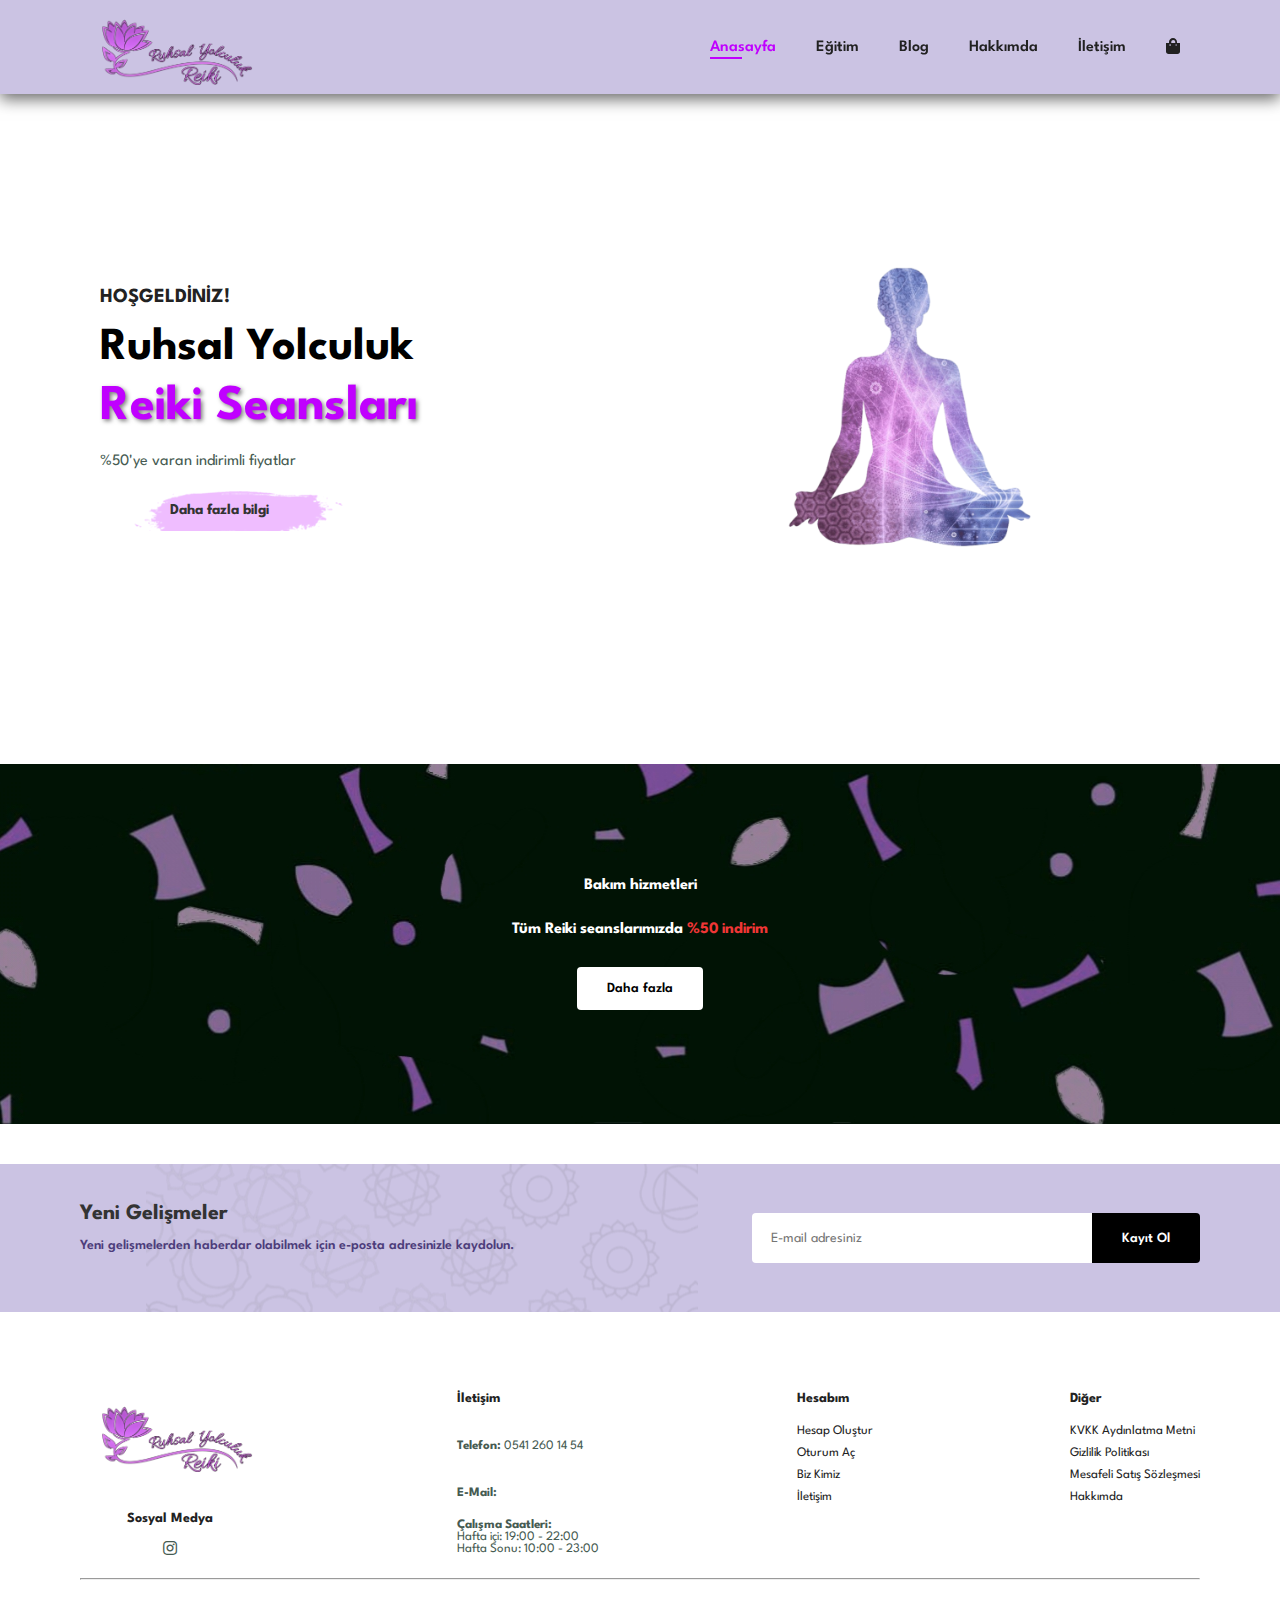
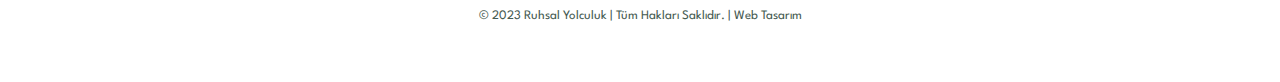
<file: index.html>
<!DOCTYPE html>
<html lang="tr">
  <head>
    <meta charset="UTF-8" />
    <meta name="viewport" content="width=device-width, initial-scale=1.0" />
    <title>E-commerce</title>
    <link
      rel="stylesheet"
      href="https://pro.fontawesome.com/releases/v5.10.0/css/all.css"
    />
    <link rel="stylesheet" href="style.css" />
  </head>
  <body>
    <!-- Header Start -->

    <section id="header">
      <a href="/"><img class="logo_img" src="img/logo.png" alt="" /></a>

      <div>
        <ul id="navbar">
          <li><a class="active" href="index.html">Anasayfa</a></li>
          <li><a href="shop.html">Eğitim</a></li>
          <li><a href="blog.html">Blog</a></li>
          <li><a href="about.html">Hakkımda</a></li>
          <li><a href="contact.html">İletişim</a></li>
          <li id="lg-bag">
            <a href="cart.html"
              ><i class="fa fa-shopping-bag" aria-hidden="true"></i
            ></a>
          </li>
          <a href="#" id="close"><i class="far fa-times"></i></a>
        </ul>
      </div>

      <div id="mobile">
        <a href="cart.html"><i class="far fa-shopping-bag"></i></a>
        <i id="bar" class="fas fa-outdent"></i>
      </div>
    </section>

    <section id="hero">
      <div class="hero-left-side">
        <h4>Hoşgeldiniz!</h4>
        <h2>Ruhsal Yolculuk</h2>
        <h1>Reiki Seansları</h1>
        <p>%50'ye varan indirimli fiyatlar</p>
        <button>Daha fazla bilgi</button>
      </div>

      <div class="hero-right-side">
        <img src="img/home.png" alt="Ruhsal Yolculuk" />
      </div>
    </section>

    <section id="banner" class="section-m1">
      <h4>Bakım hizmetleri</h4>
      <h2>Tüm Reiki seanslarımızda <span>%50 indirim</span></h2>
      <button class="normal">Daha fazla</button>
    </section>

    <section id="newsletter" class="section-p1 section-m1">
      <div class="newstext">
        <h4>Yeni Gelişmeler</h4>
        <p>
          Yeni gelişmelerden haberdar olabilmek için e-posta adresinizle
          kaydolun.
        </p>
      </div>
      <div class="form">
        <input type="text" placeholder="E-mail adresiniz" />
        <button class="normal">Kayıt Ol</button>
      </div>
    </section>

    <footer class="section-p1">
      <div class="col follow">
        <img class="logo_img logo" src="img/logo.png" alt="" />
        <h4>Sosyal Medya</h4>
        <div class="icon">
          <i class="fab fa-instagram"></i>
        </div>
      </div>

      <div class="col">
        <h4>İletişim</h4>
        <p><strong>Telefon:</strong> 0541 260 14 54</p>
        <p><strong>E-Mail: </strong></p>
        <p class="hours">
          <strong>Çalışma Saatleri:</strong>
          <br />
          <span
            >Hafta içi: 19:00 - 22:00 <br />
            Hafta Sonu: 10:00 - 23:00
          </span>
        </p>
      </div>

      <div class="col">
        <h4>Hesabım</h4>
        <a href="#">Hesap Oluştur</a>
        <a href="#">Oturum Aç</a>
        <a href="#">Biz Kimiz</a>
        <a href="#">İletişim</a>
      </div>

      <div class="col">
        <h4>Diğer</h4>
        <a href="#">KVKK Aydınlatma Metni</a>
        <a href="#">Gizlilik Politikası</a>
        <a href="#">Mesafeli Satış Sözleşmesi</a>
        <a href="#">Hakkımda</a>
      </div>

      <div class="copyright">
        <hr />
        <br />
        <p>© 2023 Ruhsal Yolculuk | Tüm Hakları Saklıdır. | Web Tasarım</p>
      </div>
    </footer>

    <script src="script.js"></script>
  </body>
</html>
</file>
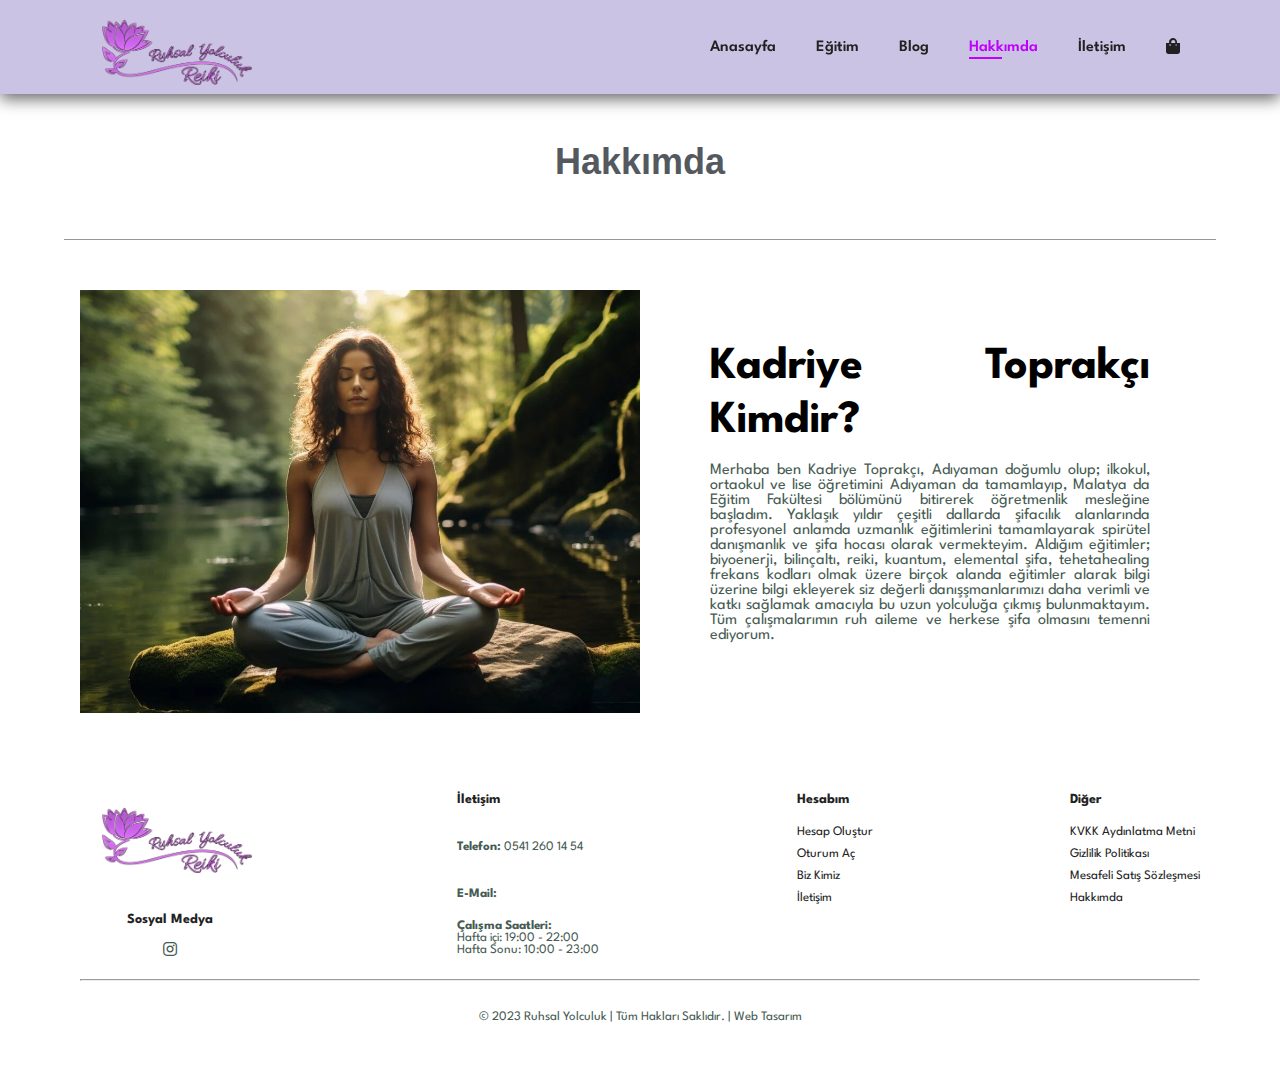
<file: about.html>
<!DOCTYPE html>
<html lang="tr">
  <head>
    <meta charset="UTF-8" />
    <meta name="viewport" content="width=device-width, initial-scale=1.0" />
    <title>E-commerce</title>
    <link
      rel="stylesheet"
      href="https://pro.fontawesome.com/releases/v5.10.0/css/all.css"
    />
    <link rel="stylesheet" href="style.css" />
  </head>
  <body>
    <section id="header">
      <a href="/"><img class="logo_img" src="img/logo.png" alt="" /></a>

      <div>
        <ul id="navbar">
          <li><a href="index.html">Anasayfa</a></li>
          <li><a href="shop.html">Eğitim</a></li>
          <li><a href="blog.html">Blog</a></li>
          <li><a class="active" href="about.html">Hakkımda</a></li>
          <li><a href="contact.html">İletişim</a></li>
          <li id="lg-bag">
            <a href="cart.html"
              ><i class="fa fa-shopping-bag" aria-hidden="true"></i
            ></a>
          </li>
          <a href="#" id="close"><i class="far fa-times"></i></a>
        </ul>
      </div>

      <div id="mobile">
        <a href="cart.html"><i class="far fa-shopping-bag"></i></a>
        <i id="bar" class="fas fa-outdent"></i>
      </div>
    </section>

    <section id="page-header1" class="about-header">
      <div class="container">
        <h1 class="elementor-heading-title">Hakkımda</h1>
      </div>
    </section>
    <div class="line"></div>

    <section id="about-head" class="section-p1">
      <img src="img/meditasyon.jpg" alt="" />
      <div class="about-div">
        <h2>Kadriye Toprakçı Kimdir?</h2>
        <p>
          Merhaba ben Kadriye Toprakçı, Adıyaman doğumlu olup; ilkokul, ortaokul
          ve lise öğretimini Adıyaman da tamamlayıp, Malatya da Eğitim Fakültesi
          bölümünü bitirerek öğretmenlik mesleğine başladım. Yaklaşık yıldır
          çeşitli dallarda şifacılık alanlarında profesyonel anlamda uzmanlık
          eğitimlerini tamamlayarak spirütel danışmanlık ve şifa hocası olarak
          vermekteyim. Aldığım eğitimler; biyoenerji, bilinçaltı, reiki,
          kuantum, elemental şifa, tehetahealing frekans kodları olmak üzere
          birçok alanda eğitimler alarak bilgi üzerine bilgi ekleyerek siz
          değerli danışşmanlarımızı daha verimli ve katkı sağlamak amacıyla bu
          uzun yolculuğa çıkmış bulunmaktayım. Tüm çalışmalarımın ruh aileme ve
          herkese şifa olmasını temenni ediyorum.
        </p>
      </div>
    </section>

    <footer class="section-p1">
      <div class="col follow">
        <img class="logo_img logo" src="img/logo.png" alt="" />
        <h4>Sosyal Medya</h4>
        <div class="icon">
          <i class="fab fa-instagram"></i>
        </div>
      </div>

      <div class="col">
        <h4>İletişim</h4>
        <p><strong>Telefon:</strong> 0541 260 14 54</p>
        <p><strong>E-Mail: </strong></p>
        <p class="hours">
          <strong>Çalışma Saatleri:</strong>

          <br />
          <span
            >Hafta içi: 19:00 - 22:00 <br />
            Hafta Sonu: 10:00 - 23:00</span
          >
        </p>
      </div>

      <div class="col">
        <h4>Hesabım</h4>
        <a href="#">Hesap Oluştur</a>
        <a href="#">Oturum Aç</a>
        <a href="#">Biz Kimiz</a>
        <a href="#">İletişim</a>
      </div>

      <div class="col">
        <h4>Diğer</h4>
        <a href="#">KVKK Aydınlatma Metni</a>
        <a href="#">Gizlilik Politikası</a>
        <a href="#">Mesafeli Satış Sözleşmesi</a>
        <a href="#">Hakkımda</a>
      </div>

      <div class="copyright">
        <hr />
        <br />
        <p>© 2023 Ruhsal Yolculuk | Tüm Hakları Saklıdır. | Web Tasarım</p>
      </div>
    </footer>

    <script src="script.js"></script>
  </body>
</html>
</file>
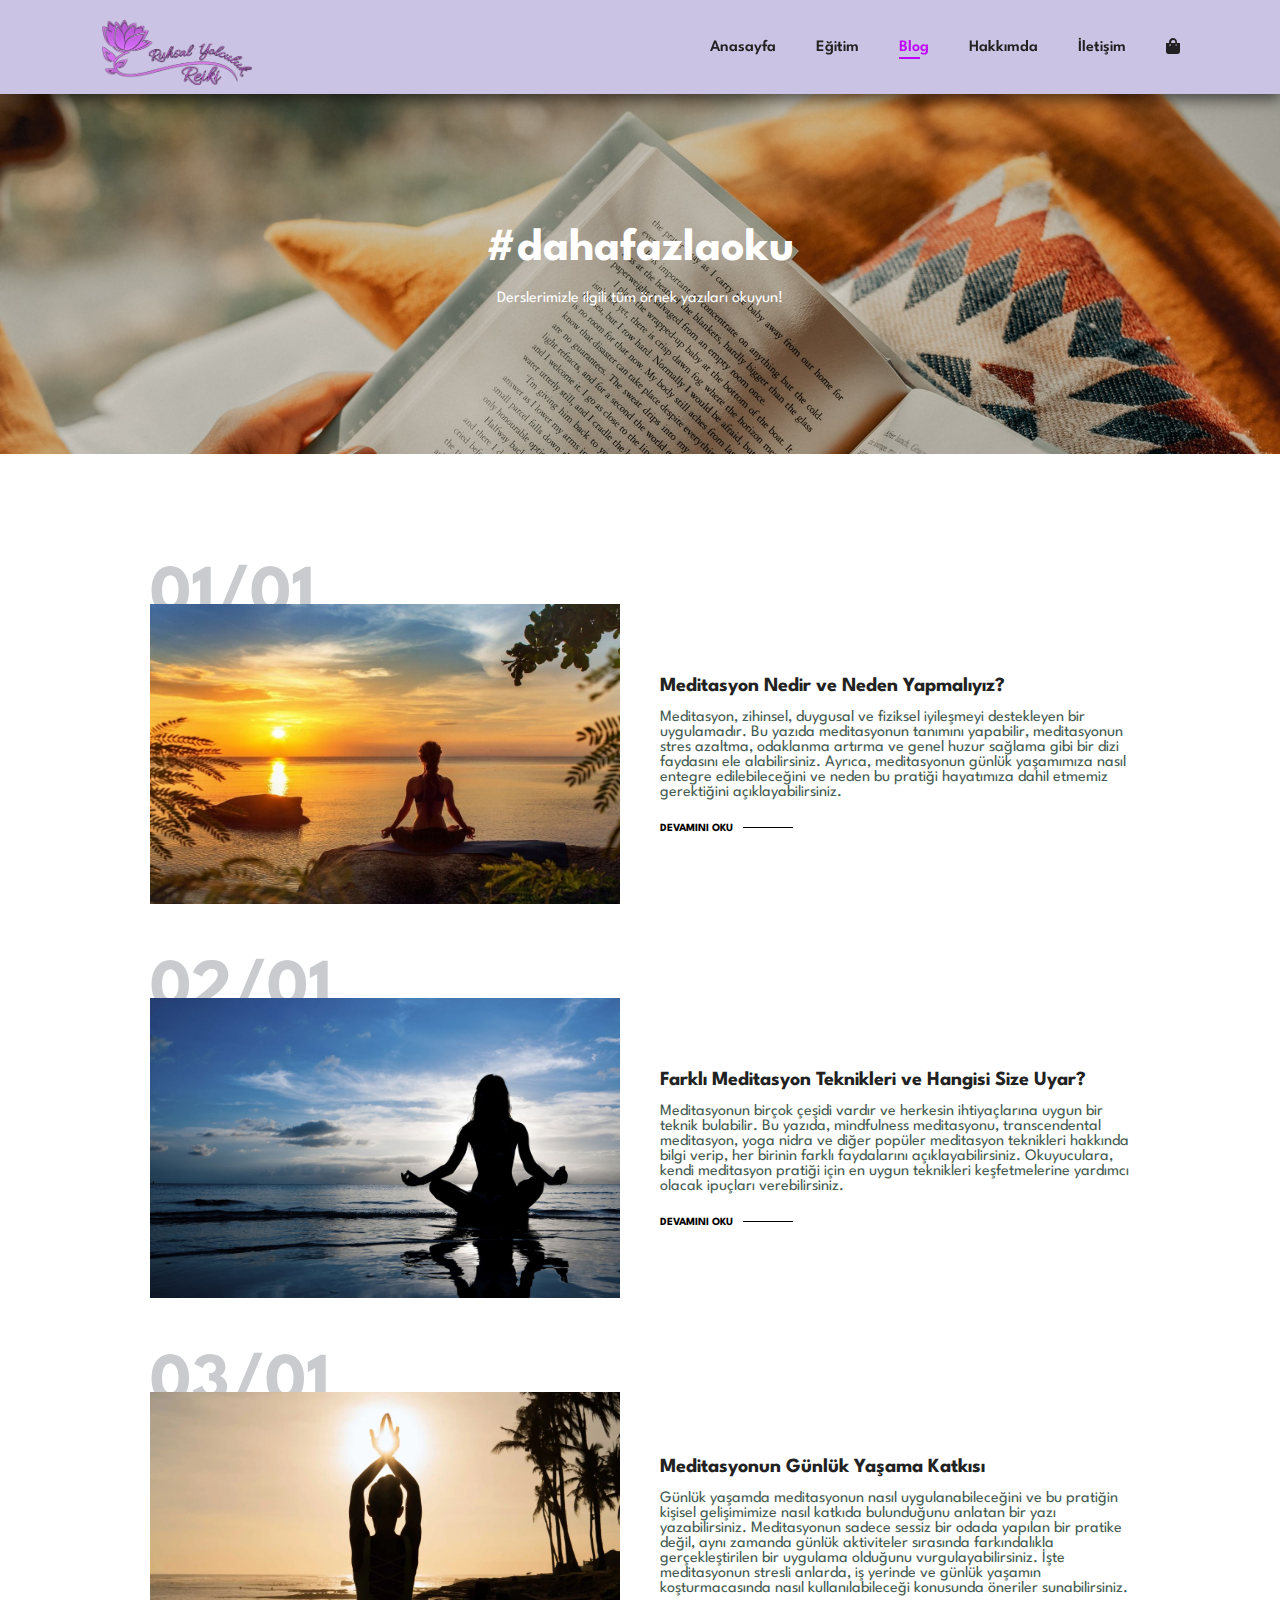
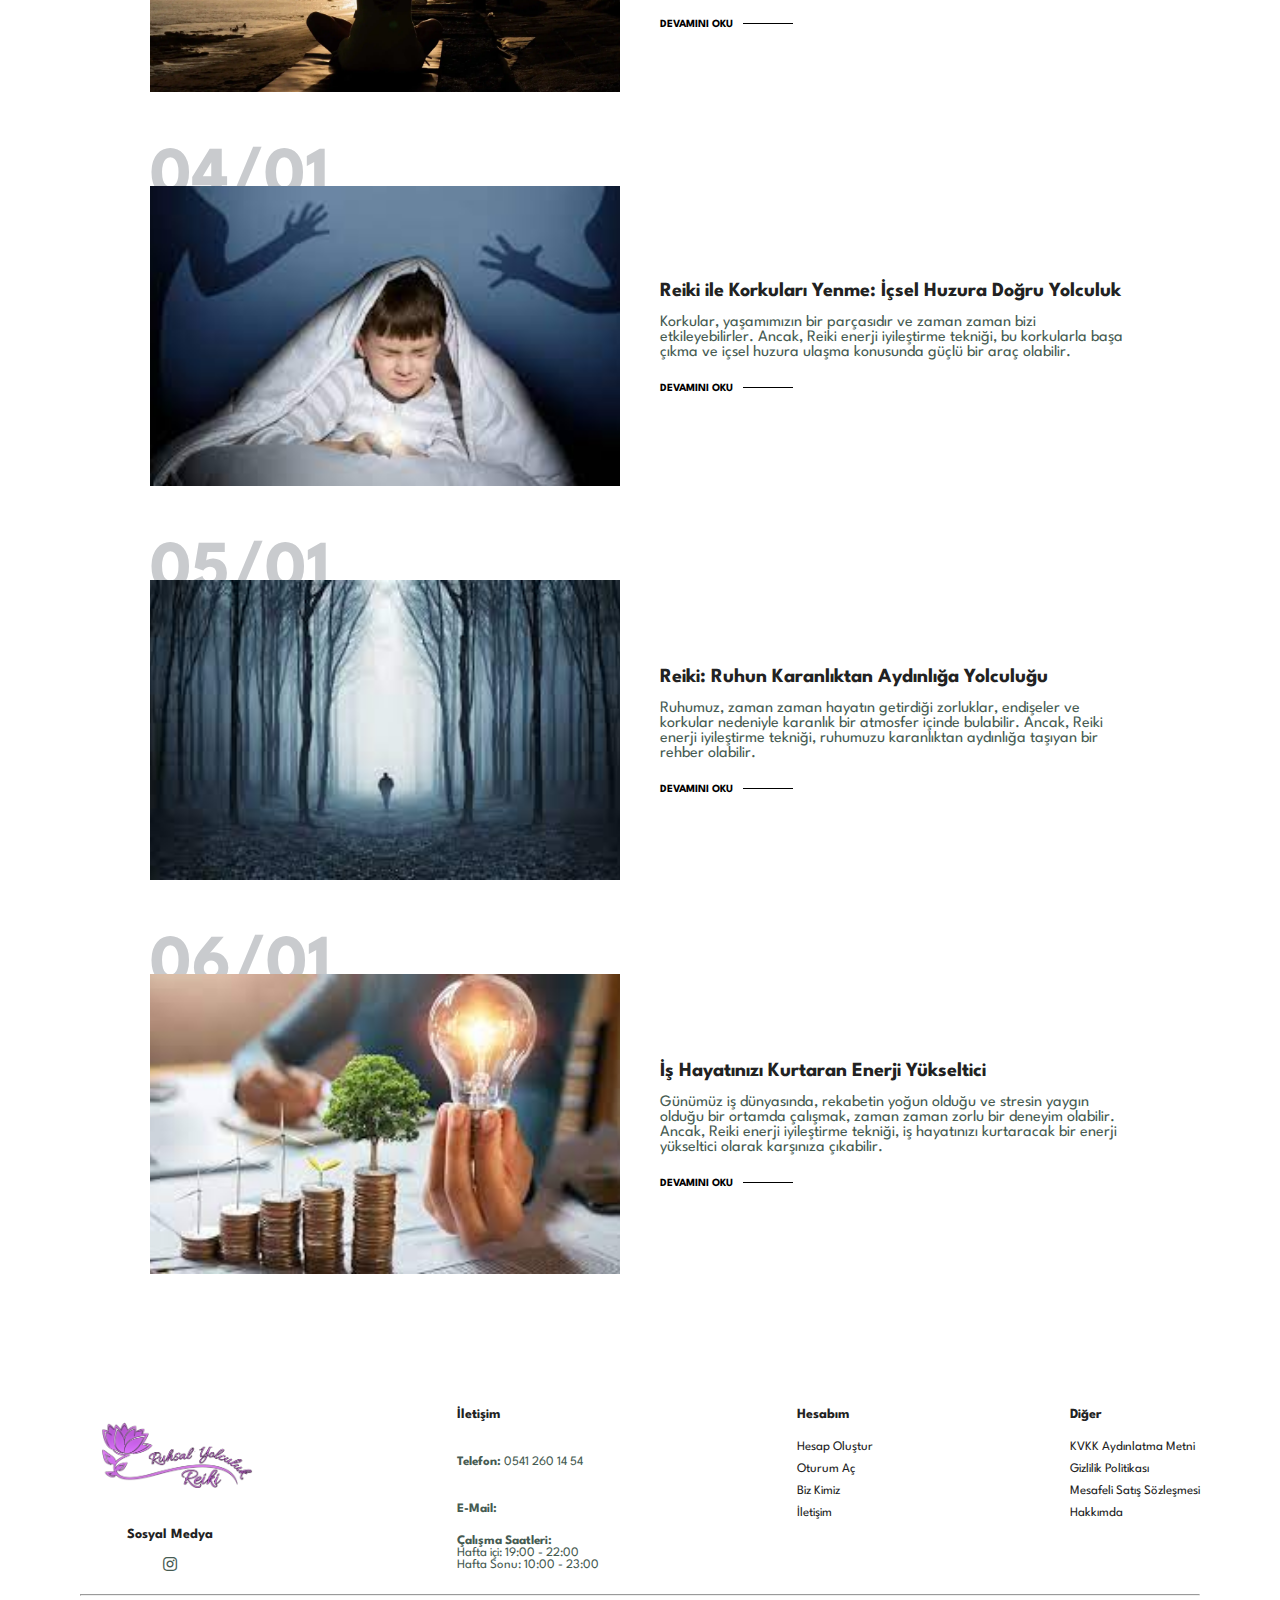
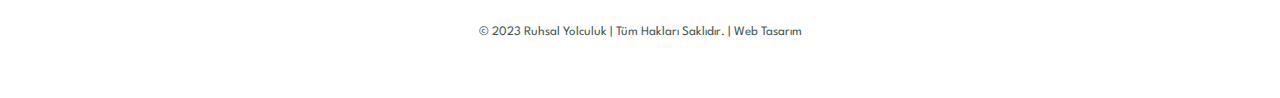
<file: blog.html>
<!DOCTYPE html>
<html lang="tr">
  <head>
    <meta charset="UTF-8" />
    <meta name="viewport" content="width=device-width, initial-scale=1.0" />
    <title>Blog</title>
    <link
      rel="stylesheet"
      href="https://pro.fontawesome.com/releases/v5.10.0/css/all.css"
    />
    <link rel="stylesheet" href="style.css" />
  </head>

  <body>
    <section id="header">
      <a href="/"><img class="logo_img" src="img/logo.png" alt="" /></a>

      <div>
        <ul id="navbar">
          <li><a href="index.html">Anasayfa</a></li>
          <li><a href="shop.html">Eğitim</a></li>
          <li><a class="active" href="blog.html">Blog</a></li>
          <li><a href="about.html">Hakkımda</a></li>
          <li><a href="contact.html">İletişim</a></li>
          <li id="lg-bag">
            <a href="cart.html"
              ><i class="fa fa-shopping-bag" aria-hidden="true"></i
            ></a>
          </li>
          <a href="#" id="close"><i class="far fa-times"></i></a>
        </ul>
      </div>

      <div id="mobile">
        <a href="cart.html"><i class="far fa-shopping-bag"></i></a>
        <i id="bar" class="fas fa-outdent"></i>
      </div>
    </section>

    <section id="page-header" class="blog-header">
      <h2>#dahafazlaoku</h2>
      <p>Derslerimizle ilgili tüm örnek yazıları okuyun!</p>
    </section>

    <section id="blog">
      <div class="blog-box">
        <div class="blog-img">
          <img src="img/meditasyon-1.jpg" alt="" />
        </div>
        <div class="blog-details">
          <h4>Meditasyon Nedir ve Neden Yapmalıyız?</h4>
          <p>
            Meditasyon, zihinsel, duygusal ve fiziksel iyileşmeyi destekleyen
            bir uygulamadır. Bu yazıda meditasyonun tanımını yapabilir,
            meditasyonun stres azaltma, odaklanma artırma ve genel huzur sağlama
            gibi bir dizi faydasını ele alabilirsiniz. Ayrıca, meditasyonun
            günlük yaşamımıza nasıl entegre edilebileceğini ve neden bu pratiği
            hayatımıza dahil etmemiz gerektiğini açıklayabilirsiniz.
          </p>
          <a href="#">DEVAMINI OKU</a>
        </div>
        <h1>01/01</h1>
      </div>

      <div class="blog-box">
        <div class="blog-img">
          <img src="img/meditasyon-2.jpg" alt="" />
        </div>
        <div class="blog-details">
          <h4>Farklı Meditasyon Teknikleri ve Hangisi Size Uyar?</h4>
          <p>
            Meditasyonun birçok çeşidi vardır ve herkesin ihtiyaçlarına uygun
            bir teknik bulabilir. Bu yazıda, mindfulness meditasyonu,
            transcendental meditasyon, yoga nidra ve diğer popüler meditasyon
            teknikleri hakkında bilgi verip, her birinin farklı faydalarını
            açıklayabilirsiniz. Okuyuculara, kendi meditasyon pratiği için en
            uygun teknikleri keşfetmelerine yardımcı olacak ipuçları
            verebilirsiniz.
          </p>
          <a href="#">DEVAMINI OKU</a>
        </div>
        <h1>02/01</h1>
      </div>

      <div class="blog-box">
        <div class="blog-img">
          <img src="img/meditasyon-3.webp" alt="" />
        </div>
        <div class="blog-details">
          <h4>Meditasyonun Günlük Yaşama Katkısı</h4>
          <p>
            Günlük yaşamda meditasyonun nasıl uygulanabileceğini ve bu pratiğin
            kişisel gelişimimize nasıl katkıda bulunduğunu anlatan bir yazı
            yazabilirsiniz. Meditasyonun sadece sessiz bir odada yapılan bir
            pratike değil, aynı zamanda günlük aktiviteler sırasında
            farkındalıkla gerçekleştirilen bir uygulama olduğunu
            vurgulayabilirsiniz. İşte meditasyonun stresli anlarda, iş yerinde
            ve günlük yaşamın koşturmacasında nasıl kullanılabileceği konusunda
            öneriler sunabilirsiniz.
          </p>
          <a href="#">DEVAMINI OKU</a>
        </div>
        <h1>03/01</h1>
      </div>

      <div class="blog-box">
        <div class="blog-img">
          <img src="img/korku.jpeg" alt="" />
        </div>
        <div class="blog-details">
          <h4>Reiki ile Korkuları Yenme: İçsel Huzura Doğru Yolculuk</h4>
          <p>
            Korkular, yaşamımızın bir parçasıdır ve zaman zaman bizi
            etkileyebilirler. Ancak, Reiki enerji iyileştirme tekniği, bu
            korkularla başa çıkma ve içsel huzura ulaşma konusunda güçlü bir
            araç olabilir.
          </p>
          <a href="#">DEVAMINI OKU</a>
        </div>
        <h1>04/01</h1>
      </div>

      <div class="blog-box">
        <div class="blog-img">
          <img src="img/ruh.jpeg" alt="" />
        </div>
        <div class="blog-details">
          <h4>Reiki: Ruhun Karanlıktan Aydınlığa Yolculuğu</h4>
          <p>
            Ruhumuz, zaman zaman hayatın getirdiği zorluklar, endişeler ve
            korkular nedeniyle karanlık bir atmosfer içinde bulabilir. Ancak,
            Reiki enerji iyileştirme tekniği, ruhumuzu karanlıktan aydınlığa
            taşıyan bir rehber olabilir.
          </p>
          <a href="#">DEVAMINI OKU</a>
        </div>
        <h1>05/01</h1>
      </div>

      <div class="blog-box">
        <div class="blog-img">
          <img src="img/ishayatı.jpeg" alt="" />
        </div>
        <div class="blog-details">
          <h4>İş Hayatınızı Kurtaran Enerji Yükseltici</h4>
          <p>
            Günümüz iş dünyasında, rekabetin yoğun olduğu ve stresin yaygın
            olduğu bir ortamda çalışmak, zaman zaman zorlu bir deneyim olabilir.
            Ancak, Reiki enerji iyileştirme tekniği, iş hayatınızı kurtaracak
            bir enerji yükseltici olarak karşınıza çıkabilir.
          </p>
          <a href="#">DEVAMINI OKU</a>
        </div>
        <h1>06/01</h1>
      </div>
    </section>

    <footer class="section-p1">
      <div class="col follow">
        <img class="logo_img logo" src="img/logo.png" alt="" />
        <h4>Sosyal Medya</h4>
        <div class="icon">
          <i class="fab fa-instagram"></i>
        </div>
      </div>

      <div class="col">
        <h4>İletişim</h4>
        <p><strong>Telefon:</strong> 0541 260 14 54</p>
        <p><strong>E-Mail: </strong></p>
        <p class="hours">
          <strong>Çalışma Saatleri:</strong>
          <br />
          <span
            >Hafta içi: 19:00 - 22:00 <br />
            Hafta Sonu: 10:00 - 23:00</span
          >
        </p>
      </div>

      <div class="col">
        <h4>Hesabım</h4>
        <a href="#">Hesap Oluştur</a>
        <a href="#">Oturum Aç</a>
        <a href="#">Biz Kimiz</a>
        <a href="#">İletişim</a>
      </div>

      <div class="col">
        <h4>Diğer</h4>
        <a href="#">KVKK Aydınlatma Metni</a>
        <a href="#">Gizlilik Politikası</a>
        <a href="#">Mesafeli Satış Sözleşmesi</a>
        <a href="#">Hakkımda</a>
      </div>

      <div class="copyright">
        <hr />
        <br />
        <p>© 2023 Ruhsal Yolculuk | Tüm Hakları Saklıdır. | Web Tasarım</p>
      </div>
    </footer>

    <script src="script.js"></script>
  </body>
</html>
</file>
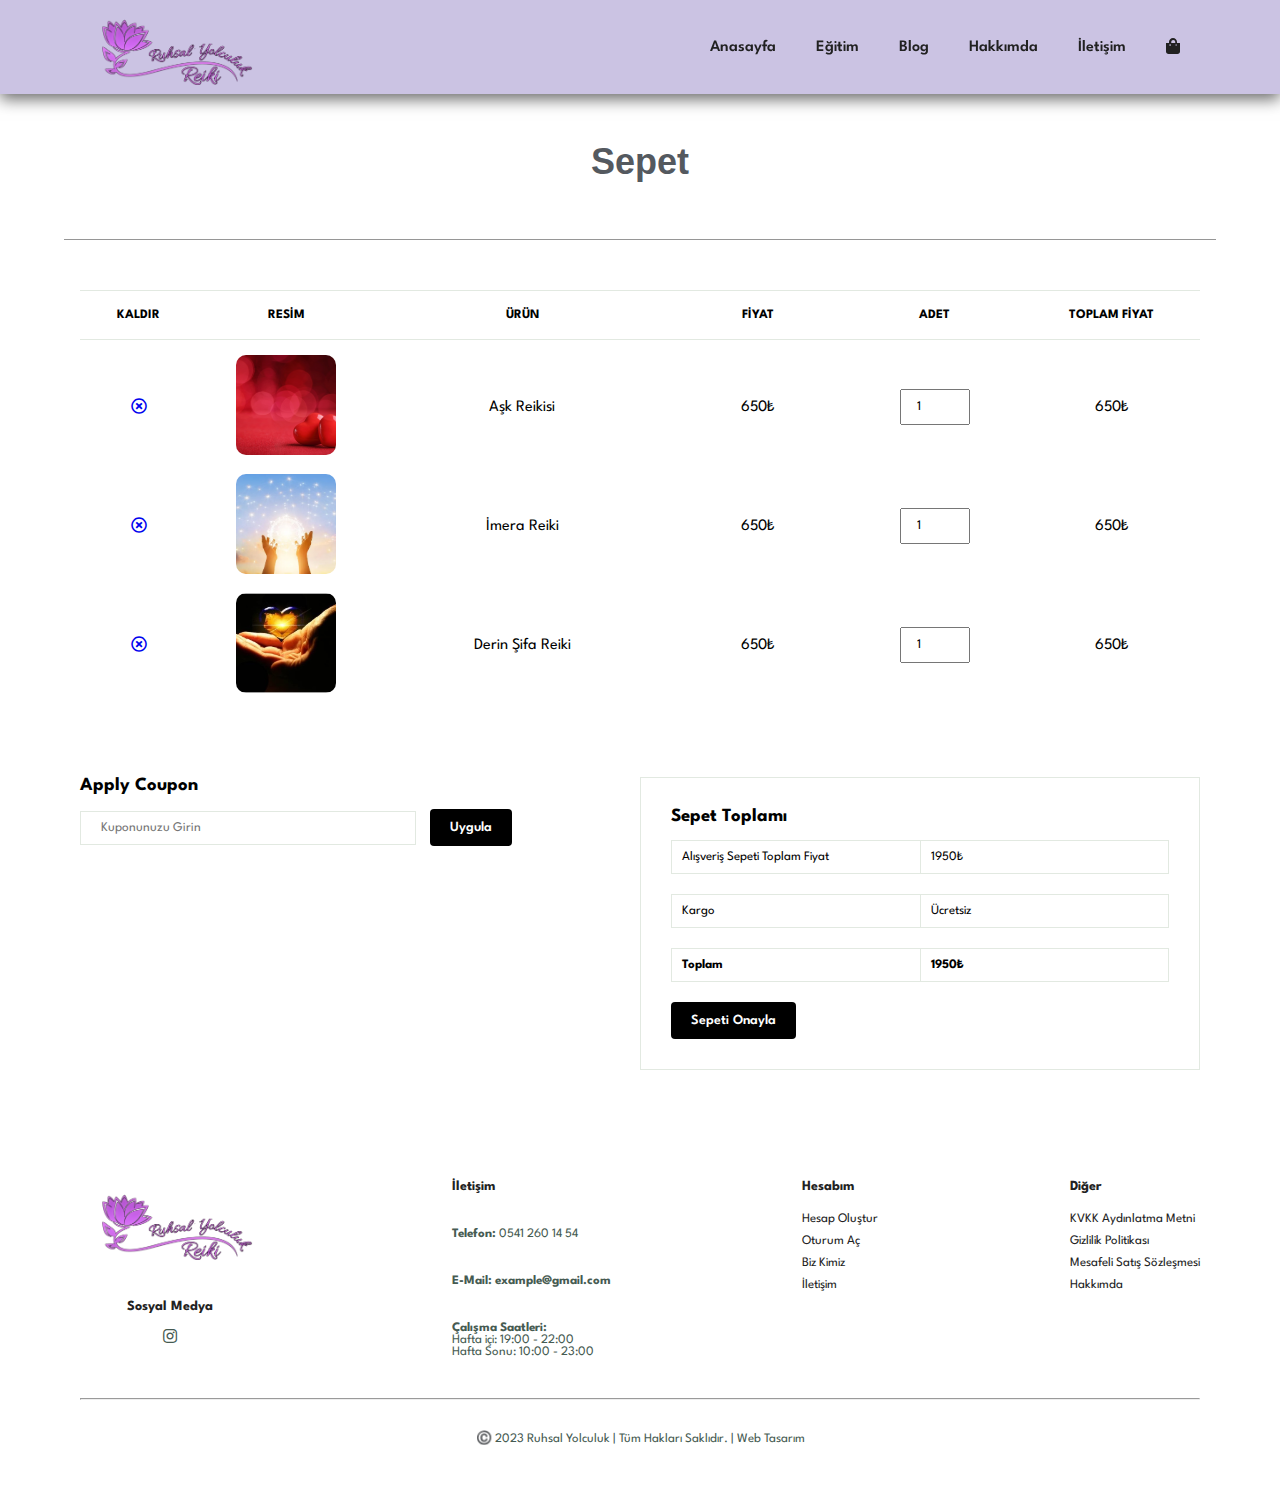
<file: cart.html>
<!DOCTYPE html>
<html lang="tr">
  <head>
    <meta charset="UTF-8" />
    <meta name="viewport" content="width=device-width, initial-scale=1.0" />
    <title>E-commerce</title>
    <link
      rel="stylesheet"
      href="https://pro.fontawesome.com/releases/v5.10.0/css/all.css"
    />
    <link rel="stylesheet" href="style.css" />
  </head>
  <body>
    <!-- Header Start -->

    <section id="header">
      <a href="#"><img class="logo_img" src="img/logo.png" alt="" /></a>

      <div>
        <ul id="navbar">
          <li><a href="index.html">Anasayfa</a></li>
          <li><a href="shop.html">Eğitim</a></li>
          <li><a href="blog.html">Blog</a></li>
          <li><a href="about.html">Hakkımda</a></li>
          <li><a href="contact.html">İletişim</a></li>
          <li class="active" id="lg-bag">
            <a href="cart.html"
              ><i class="fa fa-shopping-bag" aria-hidden="true"></i
            ></a>
          </li>
          <a href="#" id="close"><i class="far fa-times"></i></a>
        </ul>
      </div>

      <div id="mobile">
        <a href="cart.html"><i class="far fa-shopping-bag"></i></a>
        <i id="bar" class="fas fa-outdent"></i>
      </div>
    </section>

    <section id="page-header1">
      <div class="container">
        <h1 class="elementor-heading-title">Sepet</h1>
      </div>
    </section>
    <div class="line"></div>

    <section id="cart" class="section-p1">
      <table width="100%">
        <thead>
          <tr>
            <td>Kaldır</td>
            <td>Resim</td>
            <td>Ürün</td>
            <td>Fiyat</td>
            <td>Adet</td>
            <td>Toplam Fiyat</td>
          </tr>
        </thead>
        <tbody>
          <tr>
            <td>
              <a href="#"><i class="far fa-times-circle"></i> </a>
            </td>
            <td><img src="reiki/aşk.jpg" alt="" /></td>
            <td>Aşk Reikisi</td>
            <td>650₺</td>
            <td><input type="number" value="1" /></td>
            <td>650₺</td>
          </tr>
          <tr>
            <td>
              <a href="#"><i class="far fa-times-circle"></i> </a>
            </td>
            <td><img src="reiki/imera.webp" alt="" /></td>
            <td>İmera Reiki</td>
            <td>650₺</td>
            <td><input type="number" value="1" /></td>
            <td>650₺</td>
          </tr>
          <tr>
            <td>
              <a href="#"><i class="far fa-times-circle"></i> </a>
            </td>
            <td><img src="reiki/derinsifa.jpg" alt="" /></td>
            <td>Derin Şifa Reiki</td>
            <td>650₺</td>
            <td><input type="number" value="1" /></td>
            <td>650₺</td>
          </tr>
        </tbody>
      </table>
    </section>

    <section id="cart-add" class="section-p1">
      <div id="coupon">
        <h3>Apply Coupon</h3>
        <div>
          <input type="text" placeholder="Kuponunuzu Girin" />
          <button class="normal">Uygula</button>
        </div>
      </div>

      <div id="subtotal">
        <h3>Sepet Toplamı</h3>
        <table>
          <tr>
            <td>Alışveriş Sepeti Toplam Fiyat</td>
            <td>1950₺</td>
          </tr>
        </table>
        <table>
          <tr>
            <td>Kargo</td>
            <td>Ücretsiz</td>
          </tr>
        </table>
        <table>
          <tr>
            <td><strong>Toplam</strong></td>
            <td><strong>1950₺</strong></td>
          </tr>
        </table>
        <button class="normal">Sepeti Onayla</button>
      </div>
    </section>

    <footer class="section-p1">
      <div class="col follow">
        <img class="logo_img logo" src="img/logo.png" alt="" />
        <h4>Sosyal Medya</h4>
        <div class="icon">
          <i class="fab fa-instagram"></i>
        </div>
      </div>

      <div class="col">
        <h4>İletişim</h4>
        <p><strong>Telefon:</strong> 0541 260 14 54</p>
        <p><strong>E-Mail: example@gmail.com</strong></p>
        <p>
          <strong>Çalışma Saatleri:</strong>
          <br />
          <span
            >Hafta içi: 19:00 - 22:00 <br />
            Hafta Sonu: 10:00 - 23:00
          </span>
        </p>
      </div>

      <div class="col">
        <h4>Hesabım</h4>
        <a href="#">Hesap Oluştur</a>
        <a href="#">Oturum Aç</a>
        <a href="#">Biz Kimiz</a>
        <a href="#">İletişim</a>
      </div>

      <div class="col">
        <h4>Diğer</h4>
        <a href="#">KVKK Aydınlatma Metni</a>
        <a href="#">Gizlilik Politikası</a>
        <a href="#">Mesafeli Satış Sözleşmesi</a>
        <a href="#">Hakkımda</a>
      </div>

      <div class="copyright">
        <hr />
        <br />
        <p>©️ 2023 Ruhsal Yolculuk | Tüm Hakları Saklıdır. | Web Tasarım</p>
      </div>
    </footer>

    <script src="script.js"></script>
  </body>
</html>
</file>
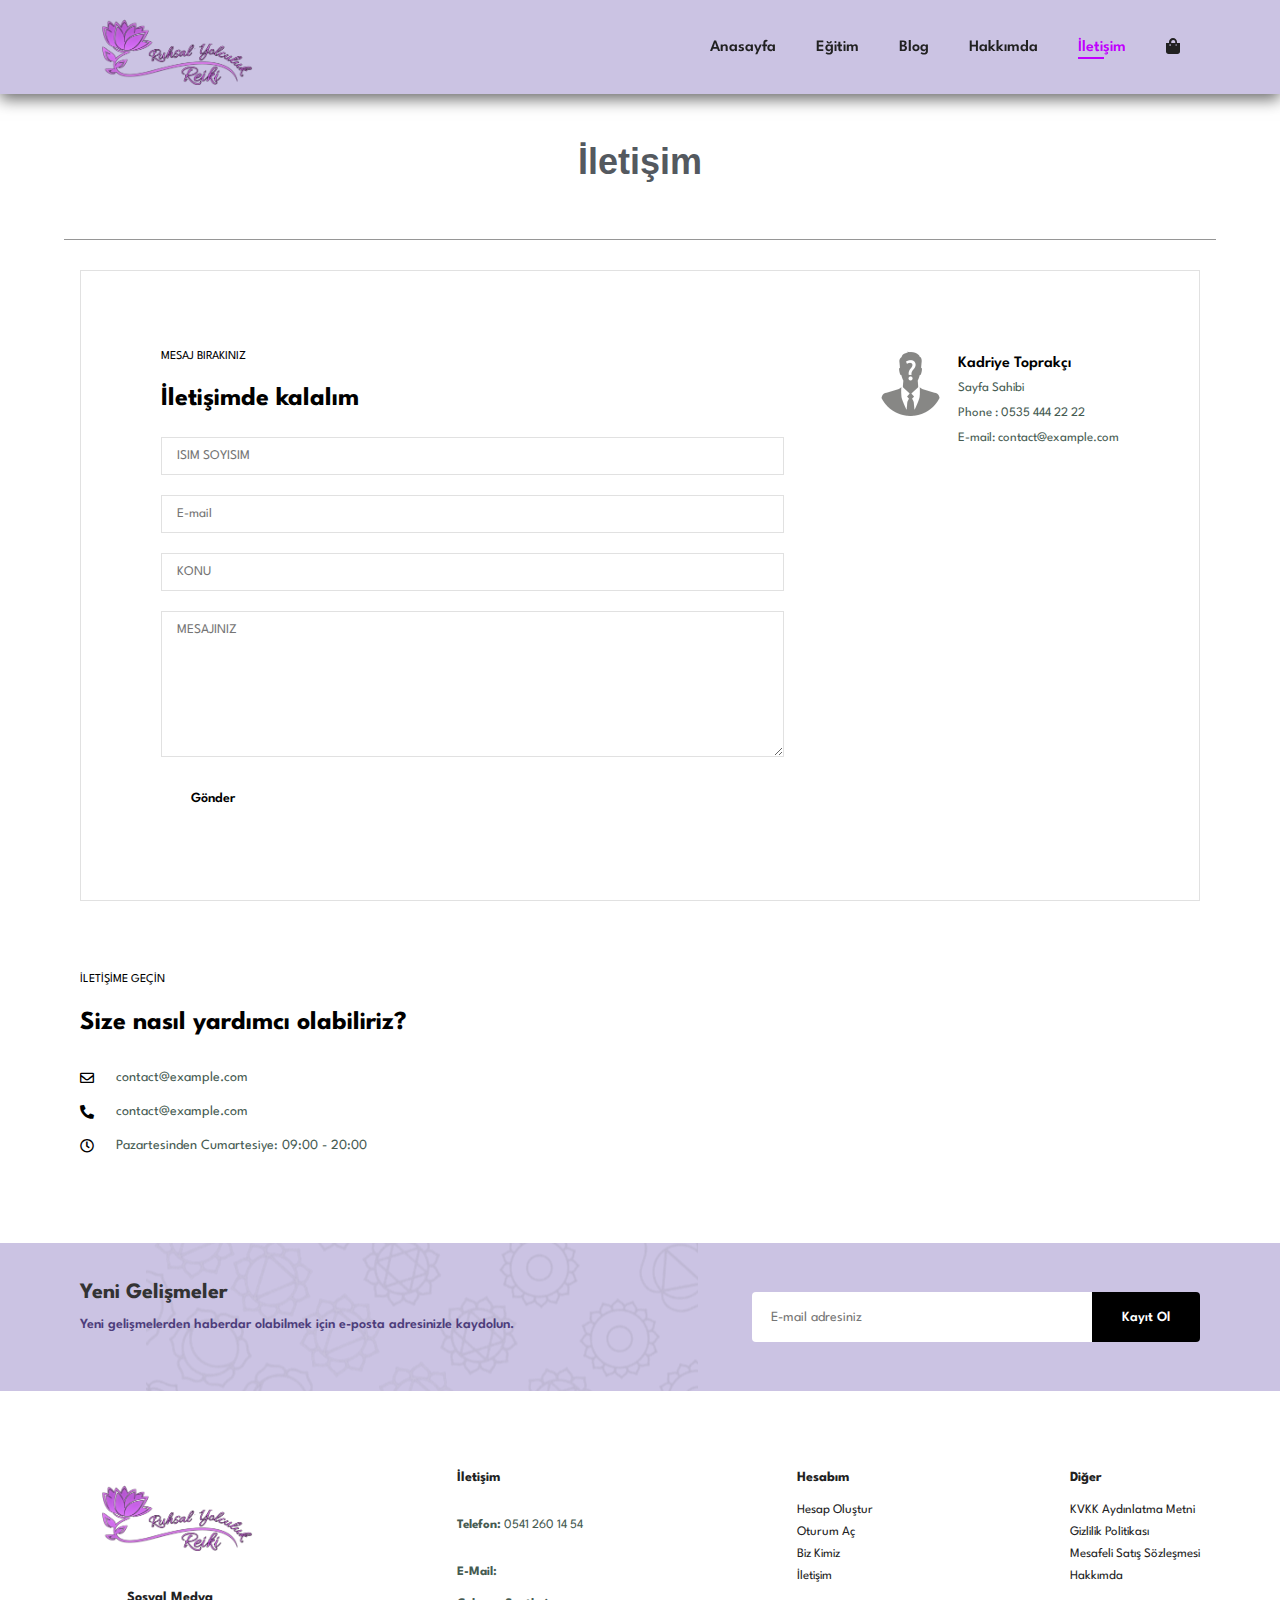
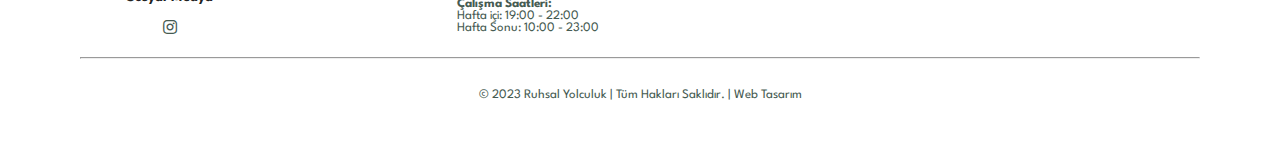
<file: contact.html>
<!DOCTYPE html>
<html lang="tr">
  <head>
    <meta charset="UTF-8" />
    <meta name="viewport" content="width=device-width, initial-scale=1.0" />
    <title>E-commerce</title>
    <link
      rel="stylesheet"
      href="https://pro.fontawesome.com/releases/v5.10.0/css/all.css"
    />
    <link rel="stylesheet" href="style.css" />
  </head>
  <body>
    <!-- Header Start -->

    <section id="header">
      <a href="/"><img class="logo_img" src="img/logo.png" alt="" /></a>

      <div>
        <ul id="navbar">
          <li><a href="index.html">Anasayfa</a></li>
          <li><a href="shop.html">Eğitim</a></li>
          <li><a href="blog.html">Blog</a></li>
          <li><a href="about.html">Hakkımda</a></li>
          <li><a class="active" href="contact.html">İletişim</a></li>
          <li id="lg-bag">
            <a href="cart.html"
              ><i class="fa fa-shopping-bag" aria-hidden="true"></i
            ></a>
          </li>
          <a href="#" id="close"><i class="far fa-times"></i></a>
        </ul>
      </div>

      <div id="mobile">
        <a href="cart.html"><i class="far fa-shopping-bag"></i></a>
        <i id="bar" class="fas fa-outdent"></i>
      </div>
    </section>

    <section id="page-header1">
      <div class="container">
        <h1 class="elementor-heading-title">İletişim</h1>
      </div>
    </section>
    <div class="line"></div>

    <seciton id="form-details">
      <form action="">
        <span>MESAJ BIRAKINIZ</span>
        <h2>İletişimde kalalım</h2>
        <input type="text" placeholder="İSİM SOYİSİM" />
        <input type="text" placeholder="E-mail" />
        <input type="text" placeholder="KONU" />
        <textarea
          name=""
          id=""
          cols="30"
          rows="10"
          placeholder="MESAJINIZ"
        ></textarea>
        <button class="normal">Gönder</button>
      </form>

      <div class="people">
        <div>
          <img src="img/bilinmeyen kişi.png" alt="" />
          <p>
            <span>Kadriye Toprakçı</span> Sayfa Sahibi <br />
            Phone : 0535 444 22 22 <br />
            E-mail: contact@example.com
          </p>
        </div>
      </div>
    </seciton>

    <section id="contact-details" class="section-p1">
      <div class="details">
        <span>İLETİŞİME GEÇİN</span>
        <h2>Size nasıl yardımcı olabiliriz?</h2>
        <div>
          <li>
            <i class="far fa-envelope"></i>
            <p>contact@example.com</p>
          </li>
          <li>
            <i class="fas fa-phone-alt"></i>
            <p>contact@example.com</p>
          </li>
          <li>
            <i class="far fa-clock"></i>
            <p>Pazartesinden Cumartesiye: 09:00 - 20:00</p>
          </li>
        </div>
      </div>
    </section>

    <section id="newsletter" class="section-p1 section-m1">
      <div class="newstext">
        <h4>Yeni Gelişmeler</h4>
        <p>
          Yeni gelişmelerden haberdar olabilmek için e-posta adresinizle
          kaydolun.
        </p>
      </div>
      <div class="form">
        <input type="text" placeholder="E-mail adresiniz" />
        <button class="normal">Kayıt Ol</button>
      </div>
    </section>

    <footer class="section-p1">
      <div class="col follow">
        <img class="logo_img logo" src="img/logo.png" alt="" />
        <h4>Sosyal Medya</h4>
        <div class="icon">
          <i class="fab fa-instagram"></i>
        </div>
      </div>

      <div class="col">
        <h4>İletişim</h4>
        <p><strong>Telefon:</strong> 0541 260 14 54</p>
        <p><strong>E-Mail: </strong></p>
        <p class="hours">
          <strong>Çalışma Saatleri:</strong>
          <br />
          <span
            >Hafta içi: 19:00 - 22:00 <br />
            Hafta Sonu: 10:00 - 23:00</span
          >
        </p>
      </div>

      <div class="col">
        <h4>Hesabım</h4>
        <a href="#">Hesap Oluştur</a>
        <a href="#">Oturum Aç</a>
        <a href="#">Biz Kimiz</a>
        <a href="#">İletişim</a>
      </div>

      <div class="col">
        <h4>Diğer</h4>
        <a href="#">KVKK Aydınlatma Metni</a>
        <a href="#">Gizlilik Politikası</a>
        <a href="#">Mesafeli Satış Sözleşmesi</a>
        <a href="#">Hakkımda</a>
      </div>

      <div class="copyright">
        <hr />
        <br />
        <p>© 2023 Ruhsal Yolculuk | Tüm Hakları Saklıdır. | Web Tasarım</p>
      </div>
    </footer>

    <script src="script.js"></script>
  </body>
</html>
</file>
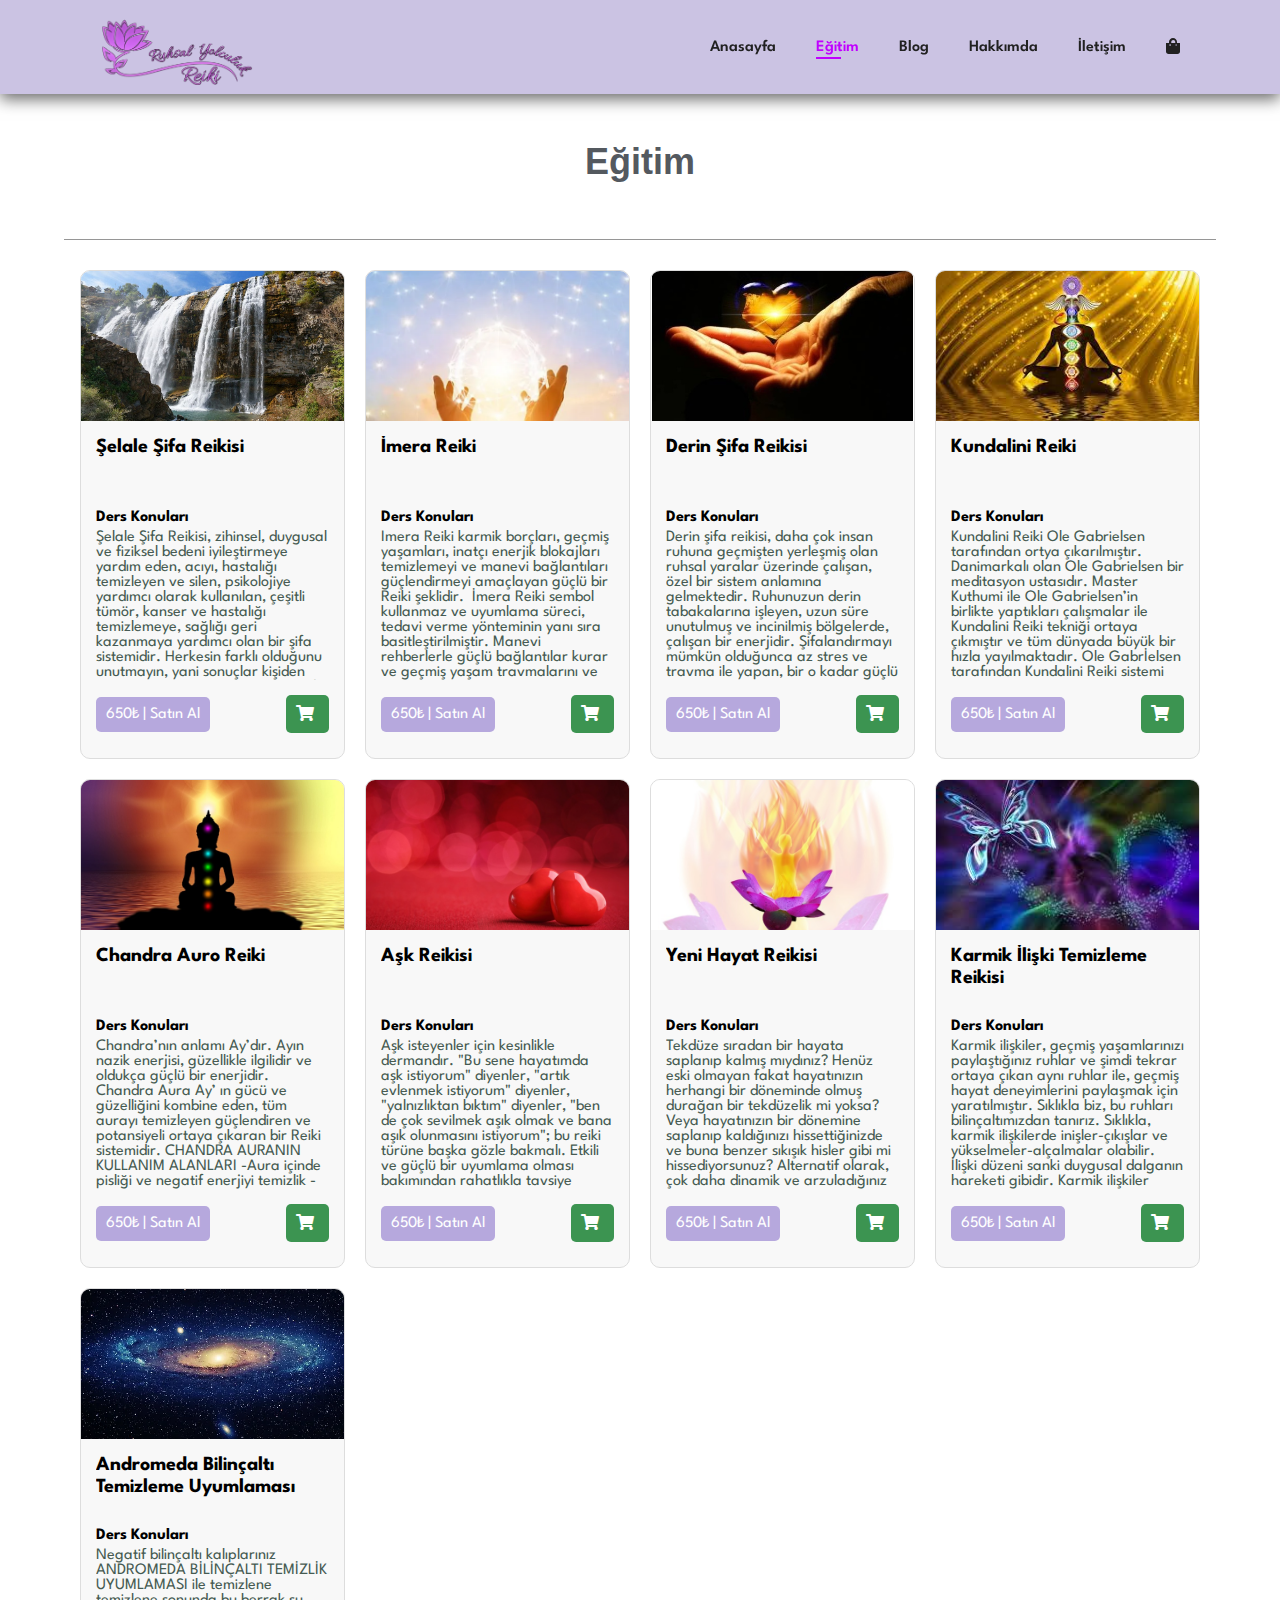
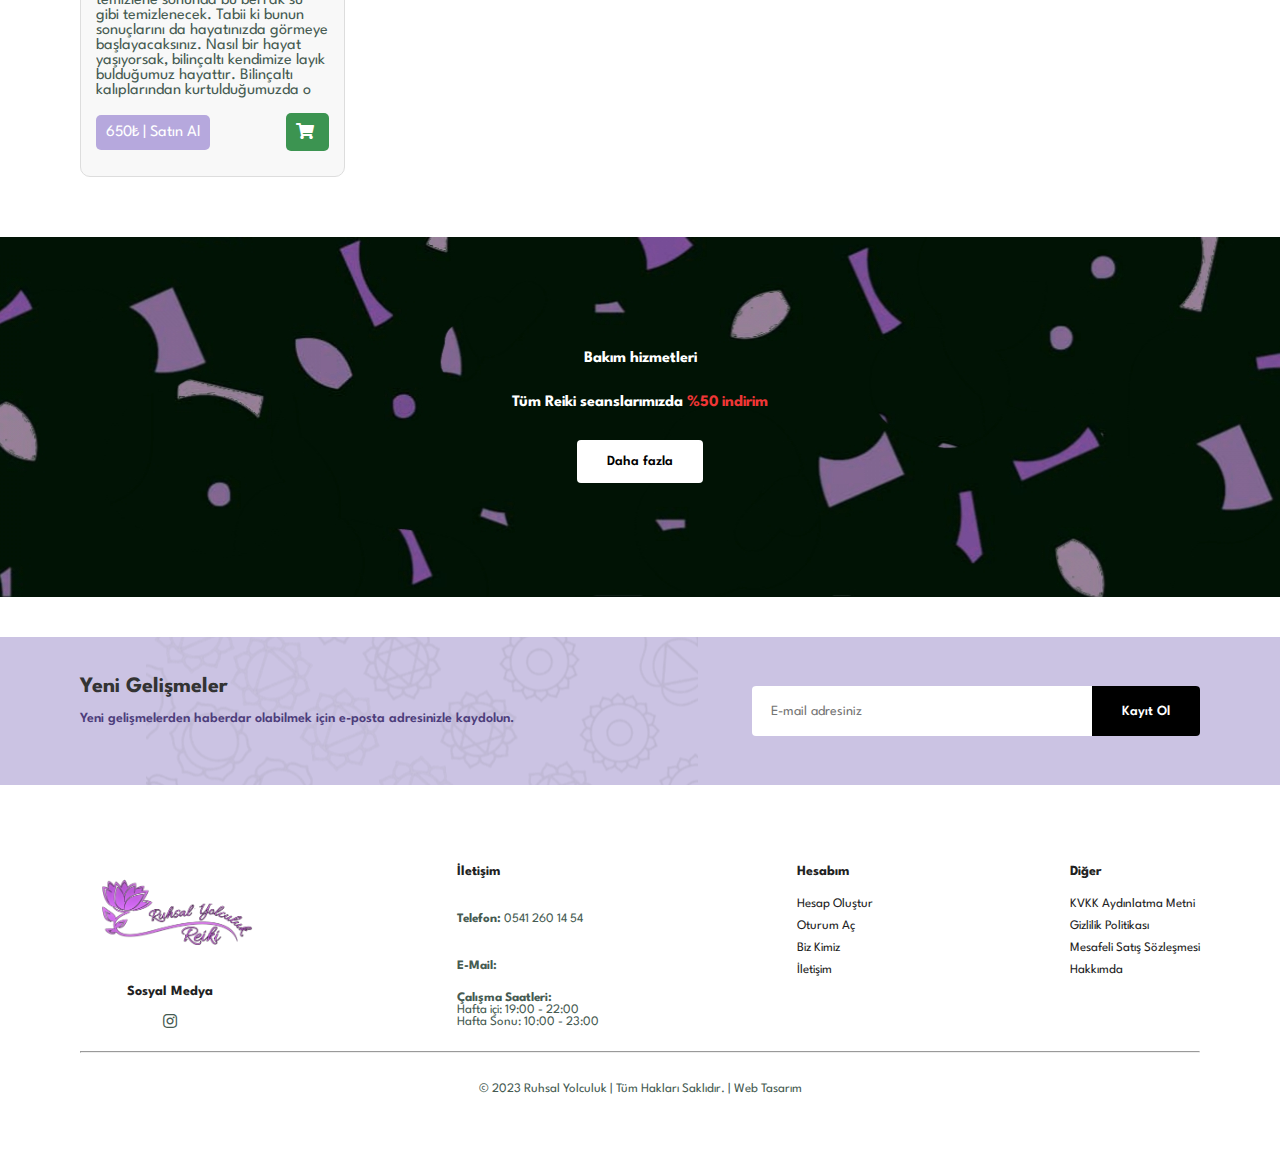
<file: shop.html>
<!DOCTYPE html>
<html lang="tr">
  <head>
    <meta charset="UTF-8" />
    <meta name="viewport" content="width=device-width, initial-scale=1.0" />
    <title>E-commerce</title>
    <link
      rel="stylesheet"
      href="https://pro.fontawesome.com/releases/v5.10.0/css/all.css"
    />
    <link rel="stylesheet" href="style.css" />
  </head>

  <body>
    <!-- Header Start -->
    <section id="header">
      <a href="/"><img class="logo_img" src="img/logo.png" alt="" /></a>

      <div>
        <ul id="navbar">
          <li><a href="index.html">Anasayfa</a></li>
          <li><a class="active" href="shop.html">Eğitim</a></li>
          <li><a href="blog.html">Blog</a></li>
          <li><a href="about.html">Hakkımda</a></li>
          <li><a href="contact.html">İletişim</a></li>
          <li id="lg-bag">
            <a href="cart.html"
              ><i class="fa fa-shopping-bag" aria-hidden="true"></i
            ></a>
          </li>
          <a href="#" id="close"><i class="far fa-times"></i></a>
        </ul>
      </div>

      <div id="mobile">
        <a href="cart.html"><i class="far fa-shopping-bag"></i></a>
        <i id="bar" class="fas fa-outdent"></i>
      </div>
    </section>

    <section id="page-header1">
      <div class="container">
        <h1 class="elementor-heading-title">Eğitim</h1>
      </div>
    </section>
    <div class="line"></div>

    <section id="course">
      <div class="course-card">
        <img src="reiki/şelale.jpg" alt="Course Image" />
        <div class="course-content">
          <h2>Şelale Şifa Reikisi</h2>
          <h3>Ders Konuları</h3>
          <p class="course-description">
            Şelale Şifa Reikisi, zihinsel, duygusal ve fiziksel bedeni
            iyileştirmeye yardım eden, acıyı, hastalığı temizleyen ve silen,
            psikolojiye yardımcı olarak kullanılan, çeşitli tümör, kanser ve
            hastalığı temizlemeye, sağlığı geri kazanmaya yardımcı olan bir şifa
            sistemidir. Herkesin farklı olduğunu unutmayın, yani sonuçlar
            kişiden kişiye değişebilir. Ancak, Şelale Şifa Reikisi, bedeni
            oluşturan kristaller de dahil olmak üzere, en zor sağlık sorunları
            ile çalışmada yardımcı olur. Rahat hissettiğiniz herhangi bir yöntem
            ile Şelale Şifa Reiki sistemini, doktorunuzun tavsiyesi olan tıbbi
            tedavi ile birlikte kullanmanız tavsiye edilir. Şelale Şifa
            Reikisini kullanmak için iki temel teknik vardır ve bunların
            kullanımı çok basit ve kolaydır. Şelale Şifa Reikisini kullanmak
            için Reiki uzmanı olmanız gerekmez, isteyen herkes kullanabilir.
            Şelale Şifa Reikisi’ni, kendinizi ve hayvanlar, bitkiler vb. dahil
            olmak üzere başkalarını iyileştirmek için kullanabilirsiniz. Şelale
            Şifa reikisi, kullanımı çok kolay ve basit bir sistemdir. Birbirine
            çok benzer olan 2 teknik vardır, bunlardan biri; hastalık ve
            rahatsızlıkları, silme, temizleme, azaltma (küçültme) ve sağlığı
            geri kazanmak için, diğeri ise; genel şifa içindir. Yöntemler aynı
            fakat sembolleri ve amaçları farklıdır. Bu teknik aynı zamanda fazla
            kiloları vermek için de kullanılabilir. Sadece çakralarınızı değil,
            enerji alanınızı ve aynı zamanda auranızı temizlemek için
            kullanabilirsiniz.
          </p>
          <div class="course-buttons">
            <a href="#" class="buy-now">650₺ | Satın Al</a>
            <a href="#" class="add-to-cart"
              ><i class="fa fa-shopping-cart"></i
            ></a>
          </div>
        </div>
      </div>

      <div class="course-card">
        <img src="reiki/imera.webp" alt="Course Image" />
        <div class="course-content">
          <h2>İmera Reiki</h2>
          <h3>Ders Konuları</h3>
          <p class="course-description">
            İmera Reiki karmik borçları, geçmiş yaşamları, inatçı enerjik
            blokajları temizlemeyi ve manevi bağlantıları güçlendirmeyi
            amaçlayan güçlü bir Reiki şeklidir. ​ İmera Reiki sembol kullanmaz
            ve uyumlama süreci, tedavi verme yönteminin yanı sıra
            basitleştirilmiştir. Manevi rehberlerle güçlü bağlantılar kurar ve
            geçmiş yaşam travmalarını ve derinden bastırılmış duygu ve sorunları
            iyileştirmede çok etkilidir. ​ İmera Reiki, hem Reiki uygulayıcısı
            hem de danışanlar için ruhsal rehberlerle güçlü ruhsal bağlantılar
            kurmayı ve inşa etmeyi ve ayrıca hafızalara (geçmiş yaşam ve bu
            yaşam) erişmeyi amaçlar. Enerji geçmiş olumsuz deneyimlerin,
            eylemlerin ve karmanın psikolojik etkilerini azaltmayı ve
            iyileştirmeyi amaçlar. İmera Reiki ayrıca, çok köklü, bastırılmış
            duygusal ve ruhsal travma ve sorunları iyileştirmek için de çok
            etkilidir. Engellenme eğiliminde olan sorunlu çakralar üzerinde
            çalışmak çok iyidir.
          </p>
          <div class="course-buttons">
            <a href="#" class="buy-now">650₺ | Satın Al</a>
            <a href="#" class="add-to-cart"
              ><i class="fa fa-shopping-cart"></i
            ></a>
          </div>
        </div>
      </div>

      <div class="course-card">
        <img src="reiki/derinsifa.jpg" alt="Course Image" />
        <div class="course-content">
          <h2>Derin Şifa Reikisi</h2>
          <h3>Ders Konuları</h3>
          <p class="course-description">
            Derin şifa reikisi, daha çok insan ruhuna geçmişten yerleşmiş olan
            ruhsal yaralar üzerinde çalışan, özel bir sistem anlamına
            gelmektedir. Ruhunuzun derin tabakalarına işleyen, uzun süre
            unutulmuş ve incinilmiş bölgelerde, çalışan bir enerjidir.
            Şifalandırmayı mümkün olduğunca az stres ve travma ile yapan, bir o
            kadar güçlü ama yumuşak ve nazik bir sistemdir. Birçok insan,
            hayatları süresince “yürüyen yaralı” gibidir. Ruhun gizli
            derinlikleri, geçmişin hayal kırıklıklarının ve travmalarının
            tortusudur. Hatta, bu derin psişik yaralar, o kadar derinlerde
            kalmıştır ki, orda olduklarının farkında bile değilizdir. Bedenin
            ruh hafızasının, derinliklerine saplanmışlardır. Bazen tek belirti,
            o yaraların, o bölgelerde acı veya hastalıklar şeklinde reaksiyon
            vermesidir. Ruhsal yaraların, birçok kaynakları vardır. Bunlar
            çocukluktan veya geçmiş hayatlardan gelebilir. Atalardan gelerek DNA
            da kodlanmış da olabilir. Bu derin ruhsal yaraların nereden geldiği
            veya ne ile ilgili olduğu gerçekte fark etmez. Tek mesele; enerjinin
            temizlenmesi ve zihin ve bedenden negatif yüklerin serbest
            bırakılmasıdır. Oldukça basittir, bir sembolden faydalanarak veya
            niyetle enerji aktive edilir. Kullanırken geçmişteki ruhsal
            yaraların neler olduğunu bilmenize gerek yoktur.
          </p>
          <div class="course-buttons">
            <a href="#" class="buy-now">650₺ | Satın Al</a>
            <a href="#" class="add-to-cart"
              ><i class="fa fa-shopping-cart"></i
            ></a>
          </div>
        </div>
      </div>

      <div class="course-card">
        <img src="reiki/kundalini.jpeg" alt="Course Image" />
        <div class="course-content">
          <h2>Kundalini Reiki</h2>
          <h3>Ders Konuları</h3>
          <p class="course-description">
            Kundalini Reiki Ole Gabrielsen tarafından ortya çıkarılmıştır.
            Danimarkalı olan Ole Gabrielsen bir meditasyon ustasıdır. Master
            Kuthumi ile Ole Gabrielsen’in birlikte yaptıkları çalışmalar ile
            Kundalini Reiki tekniği ortaya çıkmıştır ve tüm dünyada büyük bir
            hızla yayılmaktadır. Ole Gabrİelsen tarafından Kundalini Reiki
            sistemi basit ve kendi kendine gelişen bir sistem olarak
            adlandırılmaktadır. Kundalini Reiki enerjisi; Reiki ve Kundalini
            enerjisinin birlikte çalıştığı bir sistemdir. Bu sistemde Reiki
            enerjisinin yumuşak ve ılımlı yönü kullanılmaktadır. Vücudumuzdaki
            enerji kanallarının Kundalini Reiki ile güçlendirilmesiyle birlikte
            Reiki enerjisini daha yoğun olarak kendinize ve başkalarına
            iletmeniz mümkündür. Kundalini Reiki eğitimi Kundalini Reiki 1
            eğitimini aldıktan sonra kendinize ve başkalarına kundalini ile şifa
            verebilirsiniz. Kundalini Reiki 2 ile uzaktaki birine de şifa
            iletebilirsiniz. Kundalini Reiki 3 eğitimini aldıktan sonra
            Kundalini Reiki Master olursunuz ve Kundalini enerjisini
            öğrencilerinize uyumlamaya başlayabilirsiniz. Kundalini Reiki 3
            uyumlaması size öğrencilerinize bu enerjiyi iletme ve onları
            uyumlama olanağı verir. Kundalini Reiki eğitimleri ve uyumlaması
            birebir olabileceği gibi uzaktan uyumlama ve eğitimde olabilir.
            Doğrudan veya uzaktan olmasında eğitim ve uyumlama kalitesinde
            hiçbir farklılık yoktur.
          </p>
          <div class="course-buttons">
            <a href="#" class="buy-now">650₺ | Satın Al</a>
            <a href="#" class="add-to-cart"
              ><i class="fa fa-shopping-cart"></i
            ></a>
          </div>
        </div>
      </div>

      <div class="course-card">
        <img src="reiki/chandraaura.jpg" alt="Course Image" />
        <div class="course-content">
          <h2>Chandra Auro Reiki</h2>
          <h3>Ders Konuları</h3>
          <p class="course-description">
            Chandra’nın anlamı Ay’dır. Ayın nazik enerjisi, güzellikle ilgilidir
            ve oldukça güçlü bir enerjidir. Chandra Aura Ay’ ın gücü ve
            güzelliğini kombine eden, tüm aurayı temizleyen güçlendiren ve
            potansiyeli ortaya çıkaran bir Reiki sistemidir. CHANDRA AURANIN
            KULLANIM ALANLARI -Aura içinde pisliği ve negatif enerjiyi temizlik
            -Auradaki tüm blokajların açılması -Auradaki gizli güçlerin
            aktivasyonu; karizma, çekim gücü ve iç güzellik gibi -Kalbe sakinlik
            ve huzur vermek -Tüm negatif duyguların temizlenmesi, sinir, öfke ve
            nefret gibi -Yüzün daha parlak hal alması ve dolayısıyla daha güzel
            ve yakışıklı görünüm -Tüm bedenin parlaması, kötü şansın
            temizlenmesi -Bedeni aydınlatmak ve böylece kötü şansı yok etmek.
            -Bolluk, kariyer, ruh eşi(soulmate) ve genç kalmak. -Kendine güveni
            artırmak ve her zaman enerjinizin yüksek olması. -Hayatınıza iyi
            şeyleri çekmenize yardım eder. -Çekicilik ve güzellik enerjinizi
            yükseltmek. -Sezgilerinizi ve psişik yeteneklerinizi artırmak.
          </p>
          <div class="course-buttons">
            <a href="#" class="buy-now">650₺ | Satın Al</a>
            <a href="#" class="add-to-cart"
              ><i class="fa fa-shopping-cart"></i
            ></a>
          </div>
        </div>
      </div>

      <div class="course-card">
        <img src="reiki/aşk.jpg" alt="Course Image" />
        <div class="course-content">
          <h2>Aşk Reikisi</h2>
          <h3>Ders Konuları</h3>
          <p class="course-description">
            Aşk isteyenler için kesinlikle dermandır. "Bu sene hayatımda aşk
            istiyorum" diyenler, "artık evlenmek istiyorum" diyenler,
            "yalnızlıktan bıktım" diyenler, "ben de çok sevilmek aşık olmak ve
            bana aşık olunmasını istiyorum"; bu reiki türüne başka gözle
            bakmalı. Etkili ve güçlü bir uyumlama olması bakımından rahatlıkla
            tavsiye edilecek uyumlamalardır. Sizin daha sempatik görünmenizi
            sağlar, size bir hoşluk ve alım kazandırır. Auranızı tozpembe yapar
            ve dış görünüşünüzün cazibesi artar. Herhangi bir aşkı size
            getirmesinden ziyade sizin kader planınızda yaşamanız gereken aşkı
            bulup hayatıza sokuyor. Sizin sözleşmenizde, kader planınızda, pin
            kodunuzda; siz daha Spatyom’dayken sizinle aşk yaşaması planlanmış
            bir insan vardır. Önemli olan bu kişiyle aşk yaşamanızdır. Zaten bu
            kişiyi bulana kadar yaşadığınız her aşk bitecektir, çünkü yazılmış
            kişi değildir.
          </p>
          <div class="course-buttons">
            <a href="#" class="buy-now">650₺ | Satın Al</a>
            <a href="#" class="add-to-cart"
              ><i class="fa fa-shopping-cart"></i
            ></a>
          </div>
        </div>
      </div>

      <div class="course-card">
        <img src="reiki/yenihayat.jpg" alt="Course Image" />
        <div class="course-content">
          <h2>Yeni Hayat Reikisi</h2>
          <h3>Ders Konuları</h3>
          <p class="course-description">
            Tekdüze sıradan bir hayata saplanıp kalmış mıydınız? Henüz eski
            olmayan fakat hayatınızın herhangi bir döneminde olmuş durağan bir
            tekdüzelik mi yoksa? Veya hayatınızın bir dönemine saplanıp
            kaldığınızı hissettiğinizde ve buna benzer sıkışık hisler gibi mi
            hissediyorsunuz? Alternatif olarak, çok daha dinamik ve
            arzuladığınız farklı bir hayata sahip olabileceğinizi
            hissediyorsunuz. Fakat kararlılıkla ve emin adımlarla amaçlarınıza
            odaklanamıyorsunuz, öyle mi? Yeni Hayat Reikisi, hayatınızın yolunda
            gitmesine yardımcı olmak için tasarlanmış bir enerji akışıdır. Eğer
            gevşemeye, rahatlamaya ihtiyacınız varsa bu enerji, eski
            enerjilerinizden uzaklaşmanıza, kurtulmanıza yardımcı olacaktır.
            Eğer hayatınızda “hızlı bir dönüşüm”ü ve geçmişte yaptığınız bir çok
            yanlışı telafi etmeyi arzuluyorsanız, Yeni Hayat Reikisi sizin için
            çalışacak ve doğru yaşam tarzlarının merkezine geçmenize yardımcı
            olacaktır. Ancak, henüz ne yapacağınız konusunda emin değilseniz
            veya hayatınızda neyi değiştireceğinizi ve hayatınızı nasıl
            değiştireceğinizi bilemiyorsanız, Yeni Hayat Reikisi size bu konuda
            da yardımcı olacaktır. Yeni Hayat Reikisi, diğer reiki
            sistemlerinden farkını, herhangi bir sonuca odaklı kalmadan
            çalışarak ortaya koymuştur. Öyle ki, Yeni Hayat Reikisi eski
            düşüncelerin sizden uzaklaşması konusunda hizmet eder, ayrıca yeni
            ve daha iyi olumlu düşüncelere giriş yapabilmeniz için sizi teşvik
            eder. Bunu bir düşünün, eski düşünceleri kendinizden
            uzaklaştırmadığınız sürece yeni bir hayata sahip olamayabilirsiniz.
            Yeni Hayat Reikisi, daha belirgin ve sizin için daha kullanılabilir
            pratik çözümler üzerinde etki eder. Enerjisel olarak duygu, düşünce
            ve davranış şekillerinizi yeniden proğramlar. Ancak bazen enerji çok
            daha yüksek seviyelerde çalışacaktır. Örneğin, çoğu kimsenin
            enerjisinin tükendiği zamanlarda siz doğal olarak, daha enerjik ve
            ne yaptığını bilerek yoluna devam eden olursunuz. Yeni Hayat Reikisi
            enerjileri, artık size hizmet etmeyen, sizi yavaşlatan, gerileten
            enerjileri salıverir. Eski sıkışmış enerjisel blokajlardan kurtulmak
            ve yerlerine yeni ve pozitif enerjilerin geçmesi oldukça zordur.
            Yani Hayat Reikisi enerjileri bunu kolaylıkla yapar.
          </p>
          <div class="course-buttons">
            <a href="#" class="buy-now">650₺ | Satın Al</a>
            <a href="#" class="add-to-cart"
              ><i class="fa fa-shopping-cart"></i
            ></a>
          </div>
        </div>
      </div>

      <div class="course-card">
        <img src="reiki/karmik.jpeg" alt="Course Image" />
        <div class="course-content">
          <h2>Karmik İlişki Temizleme Reikisi</h2>
          <h3>Ders Konuları</h3>
          <p class="course-description">
            Karmik ilişkiler, geçmiş yaşamlarınızı paylaştığınız ruhlar ve şimdi
            tekrar ortaya çıkan aynı ruhlar ile, geçmiş hayat deneyimlerini
            paylaşmak için yaratılmıştır. Sıklıkla biz, bu ruhları
            bilinçaltımızdan tanırız. Sıklıkla, karmik ilişkilerde
            inişler-çıkışlar ve yükselmeler-alçalmalar olabilir. İlişki düzeni
            sanki duygusal dalganın hareketi gibidir. Karmik ilişkiler
            çoğunlukla bitebilir ve tekrar birçok kere de barışmalar olabilir.
            Bu temizlik, karmik ilişkilerdeki tüm karmik kalıpları ortadan
            kaldıracaktır. Böylelikle yaşamınız ve başkaları ile olan
            ilişkileriniz dönüşüme uğrayacaktır. İlişkilerinizi etkileyen karmik
            kalıpların bilinçsel bilgilerini blokaj eden her şeyi yok edecektir.
            İstenmeyen yıkıcı, geçmiş yaşam kalıplarını çözecektir. Kişisel bir
            gelişim ve daha uyanık bilinç sağlayacaktır. Karmik ilişki
            temizliği; ilişkilerinizde sevdiğiniz kişilerde bile size faydası
            olmayan, sürekli tekrarlanan eski kalıpları, saklı, bilinçsiz
            etkileri ortadan kaldıracaktır. Böylece, ilişkilerdeki karmik
            etkileri tanımanıza ve geçmişin sınırlandırılmalarından öteye
            gidebilmenize yardımcı olur. Bu da diğerlerinin yaşamınıza getirdiği
            dersleri ve farkındalığı hediye olarak, karşılamanızı sağlar. Karmik
            ilişkileri temizlemek, geçmiş travmaları şifalandırır, korkuları
            çözer, disfonksiyonel dinamik ilişkileri temizler ve ruhtaki
            görünmeyen yaraları iyileştirir. Temizlik işlemleri esnasında,
            yıkıcı döngüler içinde seyreden ilişkilerinizin sebep olduğu karma
            ve duyguları serbest bırakırsınız. Karmik ilişkileri temizlemek,
            hayatınızda sürekli aynı deneyimleri tekrarlamak yerine yeni
            yaklaşım ve çözümleri geliştirmeyi öğretecektir. Bu güçlü enerji,
            negatif kalıpları öyle bir dönüşüme uğratacaktır ki sevdiklerinizde
            daha bilinçli, sevecen ve etkileşimli davranışları seçebileceksiniz.
          </p>
          <div class="course-buttons">
            <a href="#" class="buy-now">650₺ | Satın Al</a>
            <a href="#" class="add-to-cart"
              ><i class="fa fa-shopping-cart"></i
            ></a>
          </div>
        </div>
      </div>

      <div class="course-card">
        <img src="reiki/andromeda.webp" alt="Course Image" />
        <div class="course-content">
          <h2>Andromeda Bilinçaltı Temizleme Uyumlaması</h2>
          <h3>Ders Konuları</h3>
          <p class="course-description">
            Negatif bilinçaltı kalıplarınız ANDROMEDA BİLİNÇALTI TEMİZLİK
            UYUMLAMASI ile temizlene temizlene sonunda bu berrak su gibi
            temizlenecek. Tabii ki bunun sonuçlarını da hayatınızda görmeye
            başlayacaksınız. Nasıl bir hayat yaşıyorsak, bilinçaltı kendimize
            layık bulduğumuz hayattır. Bilinçaltı kalıplarından kurtulduğumuzda
            o zaman anı yaşayabilir ve an’da kalabiliriz. Bu uyumlama ile tüm
            bilinçaltı kalıplarınızı kolayca temizleyip yaşamınıza yeni bir
            sayfa açacaksınız. Bu sistem tam da size göre ve sadece bizim
            tarafımızdan kullanımınıza sunulmaktadır. Yaşamın güzelliklerini
            bekletmeyin, bilinaltı kalıplarınızı arındırın,temizleyin!!!
          </p>
          <div class="course-buttons">
            <a href="#" class="buy-now">650₺ | Satın Al</a>
            <a href="#" class="add-to-cart"
              ><i class="fa fa-shopping-cart"></i
            ></a>
          </div>
        </div>
      </div>
    </section>

    <section id="banner" class="section-m1">
      <h4>Bakım hizmetleri</h4>
      <h2>Tüm Reiki seanslarımızda <span>%50 indirim</span></h2>
      <button class="normal">Daha fazla</button>
    </section>

    <section id="newsletter" class="section-p1 section-m1">
      <div class="newstext">
        <h4>Yeni Gelişmeler</h4>
        <p>
          Yeni gelişmelerden haberdar olabilmek için e-posta adresinizle
          kaydolun.
        </p>
      </div>
      <div class="form">
        <input type="text" placeholder="E-mail adresiniz" />
        <button class="normal">Kayıt Ol</button>
      </div>
    </section>

    <footer class="section-p1">
      <div class="col follow">
        <img class="logo_img logo" src="img/logo.png" alt="" />
        <h4>Sosyal Medya</h4>
        <div class="icon">
          <i class="fab fa-instagram"></i>
        </div>
      </div>

      <div class="col">
        <h4>İletişim</h4>
        <p><strong>Telefon:</strong> 0541 260 14 54</p>
        <p><strong>E-Mail: </strong></p>
        <p class="hours">
          <strong>Çalışma Saatleri:</strong>
          <br />
          <span
            >Hafta içi: 19:00 - 22:00 <br />
            Hafta Sonu: 10:00 - 23:00
          </span>
        </p>
      </div>

      <div class="col">
        <h4>Hesabım</h4>
        <a href="#">Hesap Oluştur</a>
        <a href="#">Oturum Aç</a>
        <a href="#">Biz Kimiz</a>
        <a href="#">İletişim</a>
      </div>

      <div class="col">
        <h4>Diğer</h4>
        <a href="#">KVKK Aydınlatma Metni</a>
        <a href="#">Gizlilik Politikası</a>
        <a href="#">Mesafeli Satış Sözleşmesi</a>
        <a href="#">Hakkımda</a>
      </div>

      <div class="copyright">
        <hr />
        <br />
        <p>© 2023 Ruhsal Yolculuk | Tüm Hakları Saklıdır. | Web Tasarım</p>
      </div>
    </footer>

    <script src="script.js"></script>
  </body>
</html>
</file>
<file: style.css>
@import url("https://fonts.googleapis.com/css2?family=Spartan:wght@100;200;300;400;500;600;700;800;900&display=swap");

* {
  margin: 0;
  padding: 0;
  box-sizing: border-box;
  font-family: "Spartan", sans-serif;
}

h1 {
  font-size: 50px;
  line-height: 64px;
  color: #222;
}

h2 {
  font-size: 46px;
  line-height: 54px;
  border-color: #222;
}

h4 {
  font-size: 20px;
  color: #222;
}

h6 {
  font-weight: 700;
  font-size: 12px;
}

p {
  font-size: 16px;
  color: #465b52;
  margin: 15px 0 20px 0;
}

.section-p1 {
  padding: 40px 80px;
}

.section-m1 {
  margin: 40px 0;
}

button.normal {
  font-size: 14px;
  font-weight: 600;
  padding: 15px 30px;
  color: #000;
  background-color: #fff;
  border-radius: 4px;
  cursor: pointer;
  border: none;
  outline: none;
  transition: 0.2s;
}

body {
  width: 100%;
}

/* Header Start */

.logo_img {
  object-fit: cover;
  width: 180px;
  height: 80px;
}

#header {
  display: flex;
  align-items: center;
  justify-content: space-between;
  padding: 5px 80px;
  background-color: #cbc3e3;
  box-shadow: 0 5px 15px rgba(0, 0, 0, 0.6);
  z-index: 999;
  position: sticky;
  top: 0;
  left: 0;
}

#navbar {
  display: flex;
  align-items: center;
  justify-content: space-between;
}

#navbar li {
  list-style: none;
  padding: 0 20px;
  position: relative;
}

#navbar li a {
  text-decoration: none;
  font-size: 16px;
  font-weight: 600;
  color: #212121;
  transition: 0.3 ease;
}

#navbar li a:hover,
#navbar li a.active {
  color: #c000ff;
}

#navbar li a.active::after,
#navbar li a:hover::after {
  content: "";
  width: 30%;
  height: 2px;
  background-color: #c000ff;
  position: absolute;
  bottom: -4px;
  left: 20px;
}

#mobile {
  display: none;
  align-items: center;
}

#close {
  display: none;
}

/* Hero Start */
#hero {
  display: flex;
  padding: 100px;
  align-items: center;
  height: 70vh;
}

#hero .hero-left-side {
  width: 50%;
}

#hero .hero-right-side {
  width: 50%;
}

#hero .hero-right-side img {
  width: 100%;
  height: 100%;
  object-fit: cover;
}

#hero h4 {
  padding-bottom: 15px;
  text-transform: uppercase;
}

#hero h1 {
  color: #c000ff;
  text-shadow: 2px 2px 4px rgba(0, 0, 0, 0.5);
}

#hero button {
  background-image: url("img/button.png");
  background-color: transparent;
  color: #333;
  border: none;
  padding: 14px 80px 14px 70px;
  cursor: pointer;
  background-repeat: no-repeat;
  font-weight: 700;
  font-size: 15px;
  transition: transform 0.3s ease;
}

#hero button:hover {
  transform: scale(1.1);
}

/* Banner Start */

#banner {
  display: flex;
  flex-direction: column;
  text-align: center;
  justify-content: center;
  align-items: center;
  background-image: url("img/b1.jpg");
  width: 100%;
  height: 40vh;
  background-size: cover;
  background-position: center;
}

#banner h4 {
  color: #fff;
  font-size: 16px;
}

#banner h2 {
  color: #fff;
  font-size: 16px;
  padding: 10px 0;
}

#banner h2 span {
  color: #ef3636;
}

#banner button:hover {
  background-color: #c000ff;
  color: #fff;
}

/* Newsletter Start */

#newsletter {
  display: flex;
  justify-content: space-between;
  flex-wrap: wrap;
  align-items: center;
  background-image: url("img/b2.png");
  background-repeat: no-repeat;
  background-position: 20% 30%;
  background-color: #cbc3e3;
}

#newsletter h4 {
  color: #333;
  font-size: 22px;
  font-weight: 700;
}

#newsletter p {
  color: #4d3d7b;
  font-size: 14px;
  font-weight: 600;
}

#newsletter input {
  height: 3.125rem;
  padding: 0 1.25em;
  font-size: 14px;
  width: 100%;
  border: 1px solid transparent;
  border-radius: 4px;
  outline: none;
  border-top-right-radius: 0;
  border-bottom-right-radius: 0;
}

#newsletter button {
  background-color: #000;
  color: #fff;
  white-space: nowrap;
  border-top-left-radius: 0;
  border-bottom-left-radius: 0;
}

#newsletter button:hover {
  background-color: #c000ff;
  color: #000;
}

#newsletter .form {
  display: flex;
  width: 40%;
}

/* Footer Start */

footer {
  display: flex;
  flex-wrap: wrap;
  justify-content: space-between;
}

footer .follow h4 {
  padding-bottom: 5px;
}

footer .col {
  display: flex;
  flex-direction: column;
  align-items: flex-start;
  margin-bottom: 20px;
}

footer .logo {
  margin-bottom: 30px;
}

footer h4 {
  font-size: 14px;
  padding-bottom: 20px;
}

footer p {
  font-size: 13px;
  margin-bottom: 0 0 8px 0;
}

footer a {
  font-size: 13px;
  text-decoration: none;
  color: #222;
  margin-bottom: 10px;
}

footer .hours {
  margin: 0px 0px !important;
}

footer .follow {
  display: flex;
  align-items: center;
  gap: 10px;
}
footer .follow i {
  color: #465b52;
  cursor: pointer;
}

footer .follow i:hover,
footer a:hover {
  color: #c000ff;
}

footer .copyright {
  width: 100%;
  text-align: center;
}

/* Media Query Start */

@media (max-width: 799px) {
  #navbar {
    display: flex;
    flex-direction: column;
    align-items: flex-start;
    justify-content: flex-start;
    position: fixed;
    top: 0;
    right: -300px;
    height: 100vh;
    width: 300px;
    background-color: #cbc3e3;
    box-shadow: 0 40px 60px rgba(0, 0, 0, 0.1);
    padding: 80px 0 0 10px;
    transition: 0.3s;
  }

  #navbar.active {
    right: 0px;
  }

  #navbar li {
    margin-bottom: 25px;
  }

  #mobile {
    display: flex;
    align-items: center;
  }

  #mobile i {
    color: #1a1a1a;
    font-size: 24px;
    padding-left: 20px;
  }

  #close {
    display: initial;
    position: absolute;
    top: 30px;
    left: 30px;
    color: #222;
    font-size: 24px;
  }

  #lg-bag {
    display: none;
  }

  #hero {
    display: flex;
    padding: 100px;
    align-items: center;
    height: 70vh;
  }

  #hero .hero-left-side {
    width: 100%;
  }

  #hero .hero-right-side {
    display: none;
  }

  #banner {
    height: 20vh;
  }

  #newsletter .form {
    width: 70%;
  }

  /* About Page */

  #about-head {
    display: flex;
    flex-direction: column !important;
  }

  #about-head img {
    width: 100% !important;
    height: 300px !important;
    object-fit: cover;
  }

  .about-div {
    width: 100% !important;
    text-align: justify;
    text-justify: inter-word;
    margin: 0px !important;
  }

  #blog {
    padding: 100px 50px !important;
  }

  #blog .blog-box {
    flex-direction: column;
    gap: 20px;
  }

  #blog .blog-img {
    width: 100% !important;
    margin-right: 0px !important;
  }

  #blog .blog-details {
    width: 100% !important;
  }
}

@media (max-width: 477px) {
  .section-p1 {
    padding: 20px;
  }

  #header {
    padding: 10px 30px;
  }

  h1 {
    font-size: 38px;
  }

  h2 {
    font-size: 32px;
  }

  #hero {
    padding: 0 20px;
  }

  #banner {
    height: 40vh;
  }

  #newsletter {
    padding: 40px 20px;
  }

  #newsletter .form {
    width: 100%;
  }

  footer .copyright {
    text-align: center;
  }
}

/* Shop Page */

#page-header1 {
  display: flex;
  justify-content: center;
  align-items: center;
  height: 15vh;
}

.elementor-heading-title {
  color: #54595f;
  font-family: "Nunito", Sans-serif;
  font-size: 36px;
  font-weight: 700;
  margin: 0 auto;
}

.line {
  width: 90%;
  height: 1px;
  background-color: #969696;
  margin: 10px auto;
}

#course {
  display: grid;
  grid-template-columns: repeat(auto-fill, minmax(250px, 1fr));
  grid-gap: 20px;
  padding: 20px 80px;
  justify-content: center;
  align-items: center;
}

.course-card {
  display: flex;
  flex-direction: column;
  background-color: #f8f8f8;
  border: 1px solid #ddd;
  border-radius: 10px;
  overflow: hidden;
}

.course-card img {
  width: 100%;
  height: 150px;
  object-fit: cover;
}

.course-content {
  display: flex;
  flex-direction: column;
  padding: 15px;
}

.course-content .course-description {
  height: 150px;
  overflow-y: scroll;
  margin: 5px 0;
}

.course-content .course-buttons {
  display: flex;
  align-items: center;
  justify-content: space-between;
}

.course-content h2 {
  font-size: 1.25em; /* Başlık boyutu ayarlanabilir */
  height: 3.7em;
  line-height: 1.1em;
  overflow: hidden;
  text-overflow: ellipsis;
}

.course-content h3 {
  font-size: 1em; /* Başlık boyutu ayarlanabilir */
  overflow: hidden;
  text-overflow: ellipsis;
}

.buy-now,
.add-to-cart {
  text-decoration: none;
  color: white;
  background-color: #b6a8dd;
  padding: 10px 10px;
  margin: 10px 0;
  text-align: center;
  display: inline-block;
  border-radius: 5px;
}

.add-to-cart {
  background-color: #3c9451;
}

.fa-shopping-cart {
  margin-right: 5px;
}

/* Blog Page */

#page-header {
  background-image: url("img/b19.jpg");
  width: 100%;
  height: 40vh;
  background-size: cover;
  display: flex;
  justify-content: center;
  text-align: center;
  flex-direction: column;
  padding: 14px;
}

#page-header h2,
#page-header p {
  color: #fff;
}

#blog {
  padding: 150px 150px 0 150px;
}

#blog .blog-box {
  display: flex;
  align-items: center;
  width: 100%;
  position: relative;
  padding-bottom: 90px;
}

#blog .blog-img {
  width: 50%;
  margin-right: 40px;
}

#blog img {
  width: 100%;
  height: 300px;
  object-fit: cover;
}

#blog .blog-details {
  width: 50%;
}

#blog .blog-details a {
  text-decoration: none;
  font-size: 11px;
  color: #000;
  font-weight: 700;
  position: relative;
  transition: 0.3s;
}

#blog .blog-details a::after {
  content: "";
  width: 50px;
  height: 1px;
  background-color: #000;
  position: absolute;
  top: 4px;
  right: -60px;
}

#blog .blog-details a:hover {
  color: #c000ff;
}

#blog .blog-details a:hover::after {
  background-color: #c000ff;
}

#blog .blog-box h1 {
  position: absolute;
  top: -40px;
  left: 0;
  font-size: 70px;
  font-weight: 700;
  color: #c9cbce;
  z-index: -9;
}

/* About Page */

#about-head {
  display: flex;
  flex-direction: row;
  gap: 20px;
}

#about-head img {
  width: 50%;
  height: auto;
  object-fit: cover;
}

.about-div {
  width: 50%;
  text-align: justify;
  text-justify: inter-word;
  margin: 50px;
}

/* Contact Page */

#contact-details {
  display: flex;
  align-items: center;
  justify-content: space-between;
}

#contact-details .details {
  width: 40%;
}

#contact-details .details span,
#form-details form span {
  font-size: 12px;
}

#contact-details .details h2,
#form-details form h2 {
  font-size: 26px;
  line-height: 35px;
  padding: 20px 0;
}

#contact-details .details li {
  list-style: none;
  display: flex;
  padding: 10px 0;
}

#contact-details .details li i {
  font-size: 14px;
  padding-right: 22px;
}

#contact-details .details li p {
  margin: 0;
  font-size: 14px;
}

#form-details {
  display: flex;
  justify-content: space-between;
  margin: 30px 80px;
  padding: 80px;
  border: 1px solid #e1e1e1;
}

#form-details form {
  width: 65%;
  display: flex;
  flex-direction: column;
  align-items: flex-start;
}

#form-details form input,
#form-details form textarea {
  width: 100%;
  padding: 12px 15px;
  outline: none;
  margin-bottom: 20px;
  border: 1px solid #e1e1e1;
}

#form-details form button {
  background-color: #fff;
  color: #000;
}

#form-details .people div {
  padding-bottom: 25px;
  display: flex;
}

#form-details .people div img {
  width: 65px;
  height: 65px;
  object-fit: cover;
  margin-right: 15px;
}

#form-details .people div p {
  margin: 0;
  font-size: 13px;
  line-height: 25px;
}

#form-details .people div p span {
  display: block;
  font-size: 16px;
  font-weight: 600;
  color: #000;
}

/* Cart Page */

#cart table {
  width: 100%;
  border-collapse: collapse;
  table-layout: fiex;
  white-space: nowrap;
}

#cart table td:nth-child(1) {
  width: 100px;
  text-align: center;
}

#cart table td:nth-child(2) {
  width: 150px;
  text-align: center;
}

#cart table td:nth-child(3) {
  width: 250px;
  text-align: center;
}

#cart table td:nth-child(4),
#cart table td:nth-child(5),
#cart table td:nth-child(6) {
  width: 150px;
  text-align: center;
}

#cart table td:nth-child(5) input {
  width: 70px;
  padding: 10px 5px 10px 15px;
}

#cart table thead {
  border: 1px solid #e2e9e1;
  border-left: none;
  border-right: none;
}

#cart table thead td {
  font-weight: 700;
  text-transform: uppercase;
  font-size: 13px;
  padding: 18px 0;
}

#cart table tbody tr td {
  padding-top: 15px;
}

#cart table thead td {
  font-size: 13px;
}

#cart-add {
  display: flex;
  flex-wrap: wrap;
  justify-content: space-between;
}

#cart td img {
  width: 100px;
  height: 100px;
  object-fit: cover;
  border-radius: 10px;
}

#coupon {
  width: 50%;
  margin-bottom: 30px;
}

#coupon h3,
#subtotal h3 {
  padding-bottom: 15px;
}

#coupon input {
  padding: 10px 20px;
  outline: none;
  width: 60%;
  margin-right: 10px;
  border: 1px solid #e2e9e1;
}

#coupon button,
#subtotal button {
  background-color: #000;
  color: #fff;
  padding: 12px 20px;
}

#coupon button:hover,
#subtotal button:hover {
  background-color: #c000ff;
  color: #fff;
}

#subtotal {
  width: 50%;
  margin-bottom: 30px;
  border: 1px solid #e2e9e1;
  padding: 30px;
}

#subtotal table {
  border-collapse: collapse;
  width: 100%;
  margin-bottom: 20px;
}

#subtotal table td {
  width: 50%;
  border: 1px solid #e2e9e1;
  padding: 10px;
  font-size: 13px;
}
</file>
